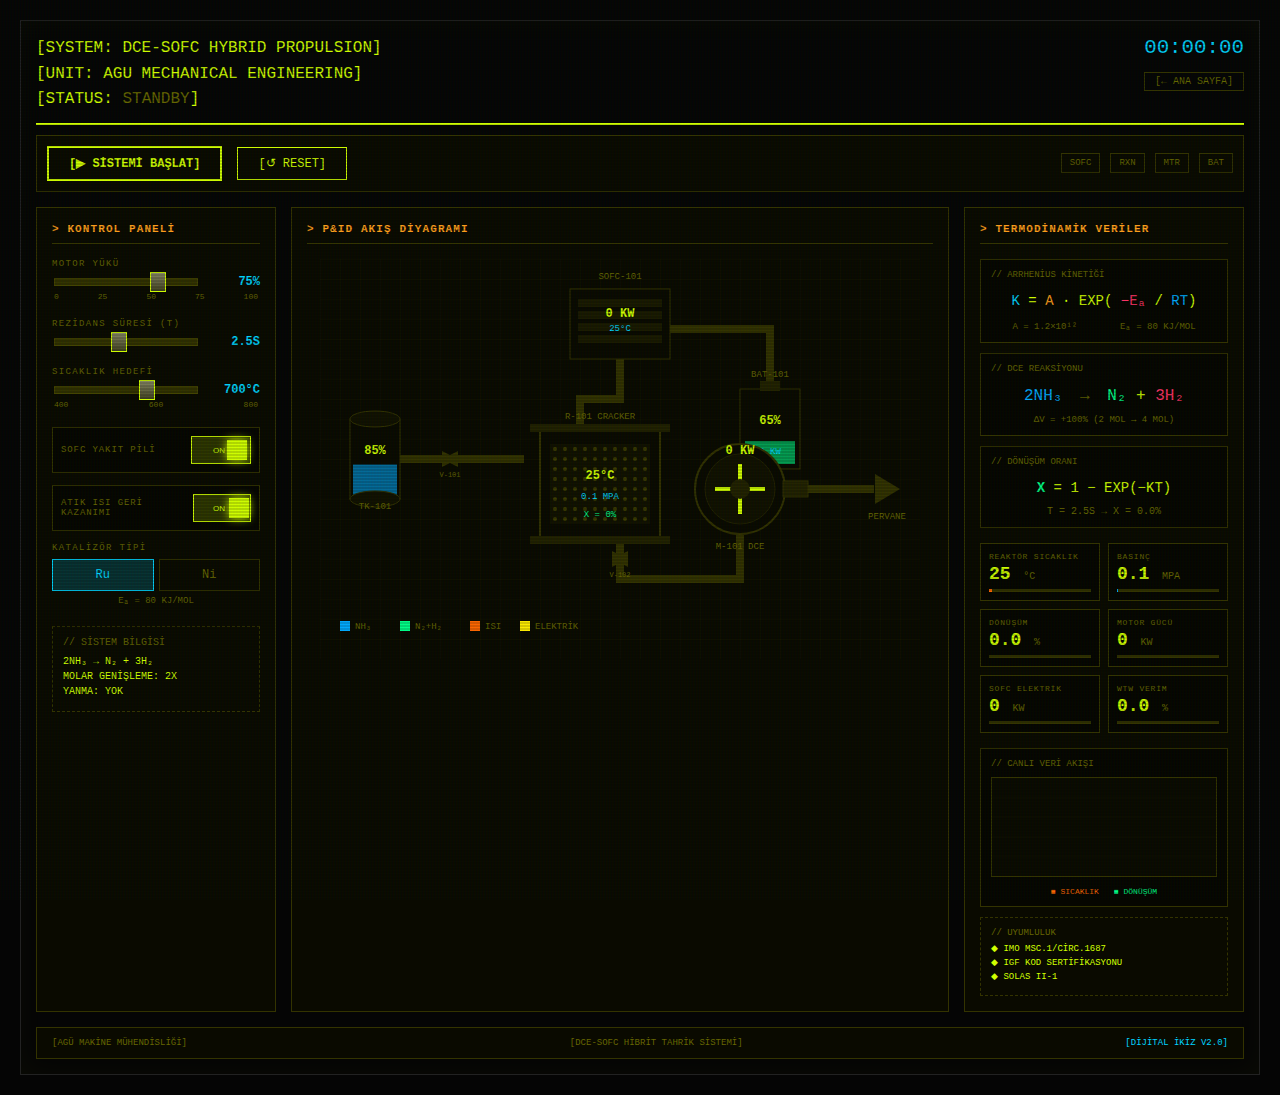
<file: dce-simulation.html>
<!DOCTYPE html>
<html lang="tr">
<head>
    <meta charset="UTF-8">
    <meta name="viewport" content="width=device-width, initial-scale=1.0">
    <title>DCE-SOFC HİBRİT SİSTEM | MIRAÇ ALTUNBAY</title>
    <link rel="stylesheet" href="style.css">
    <link rel="stylesheet" href="dce-simulation.css">
</head>
<body>
    <div class="overlay"></div>
    <div class="terminal dce-terminal">
        <header>
            <div class="system-meta">
                [SYSTEM: DCE-SOFC HYBRID PROPULSION] <br>
                [UNIT: AGU MECHANICAL ENGINEERING] <br>
                [STATUS: <span id="system-status">STANDBY</span>]
            </div>
            <div class="header-right">
                <div id="clock">00:00:00</div>
                <a href="index.html" class="back-btn">[← ANA SAYFA]</a>
            </div>
        </header>

        <!-- CONTROL BAR -->
        <div class="control-bar">
            <button id="btn-start" class="ctrl-btn primary" onclick="toggleSystem()">
                [▶ SİSTEMİ BAŞLAT]
            </button>
            <button class="ctrl-btn" onclick="resetSystem()">[↺ RESET]</button>
            <div class="status-leds">
                <span class="led" id="led-sofc" title="SOFC">SOFC</span>
                <span class="led" id="led-reactor" title="REAKTÖR">RXN</span>
                <span class="led" id="led-motor" title="MOTOR">MTR</span>
                <span class="led" id="led-battery" title="BATARYA">BAT</span>
            </div>
        </div>

        <!-- MAIN 3-COLUMN GRID -->
        <main class="dce-grid">
            
            <!-- LEFT: CONTROLS -->
            <section class="panel controls-panel">
                <h3>> KONTROL PANELİ</h3>
                
                <div class="control-group">
                    <label>MOTOR YÜKÜ</label>
                    <div class="slider-container">
                        <input type="range" id="motor-load" min="0" max="100" value="75">
                        <span class="slider-value" id="motor-load-val">75%</span>
                    </div>
                    <div class="slider-ticks">
                        <span>0</span><span>25</span><span>50</span><span>75</span><span>100</span>
                    </div>
                </div>

                <div class="control-group">
                    <label>REZİDANS SÜRESİ (τ)</label>
                    <div class="slider-container">
                        <input type="range" id="residence-time" min="5" max="50" value="25">
                        <span class="slider-value" id="residence-time-val">2.5s</span>
                    </div>
                </div>

                <div class="control-group">
                    <label>SICAKLIK HEDEFİ</label>
                    <div class="slider-container">
                        <input type="range" id="target-temp" min="400" max="850" value="700">
                        <span class="slider-value" id="target-temp-val">700°C</span>
                    </div>
                    <div class="slider-ticks">
                        <span>400</span><span>600</span><span>800</span>
                    </div>
                </div>

                <div class="switch-group">
                    <label>SOFC YAKIT PİLİ</label>
                    <button id="sw-sofc" class="switch-btn active" onclick="toggleSwitch('sofc')">
                        <span class="sw-status">ON</span>
                        <span class="sw-indicator"></span>
                    </button>
                </div>

                <div class="switch-group">
                    <label>ATIK ISI GERİ KAZANIMI</label>
                    <button id="sw-whr" class="switch-btn active" onclick="toggleSwitch('whr')">
                        <span class="sw-status">ON</span>
                        <span class="sw-indicator"></span>
                    </button>
                </div>

                <div class="control-group">
                    <label>KATALİZÖR TİPİ</label>
                    <div class="btn-group">
                        <button id="cat-Ru" class="cat-btn active" onclick="setCatalyst('Ru')">Ru</button>
                        <button id="cat-Ni" class="cat-btn" onclick="setCatalyst('Ni')">Ni</button>
                    </div>
                    <div class="catalyst-info" id="catalyst-info">Eₐ = 80 kJ/mol</div>
                </div>

                <div class="info-box">
                    <span class="info-label">// SİSTEM BİLGİSİ</span>
                    <p>2NH₃ → N₂ + 3H₂</p>
                    <p>MOLAR GENİŞLEME: 2x</p>
                    <p>YANMA: YOK</p>
                </div>
            </section>

            <!-- CENTER: P&ID DIAGRAM -->
            <section class="panel pid-panel">
                <h3>> P&ID AKIŞ DİYAGRAMI</h3>
                <div class="pid-container">
                    <svg id="pid-svg" viewBox="0 0 600 400">
                        <!-- Grid background -->
                        <defs>
                            <pattern id="grid" width="20" height="20" patternUnits="userSpaceOnUse">
                                <path d="M 20 0 L 0 0 0 20" fill="none" stroke="#1a1a00" stroke-width="0.5"/>
                            </pattern>
                            <!-- Flow animation -->
                            <linearGradient id="flowGradient" x1="0%" y1="0%" x2="100%" y2="0%">
                                <stop offset="0%" style="stop-color:#d1ff00;stop-opacity:0"/>
                                <stop offset="50%" style="stop-color:#d1ff00;stop-opacity:1"/>
                                <stop offset="100%" style="stop-color:#d1ff00;stop-opacity:0"/>
                            </linearGradient>
                        </defs>
                        <rect width="600" height="400" fill="url(#grid)"/>
                        
                        <!-- PIPES (Flow Lines) -->
                        <!-- NH3 Tank → Reactor -->
                        <path id="pipe-nh3" class="pipe" d="M 80 200 L 150 200 L 150 200 L 200 200"/>
                        <path id="flow-nh3" class="flow-line" d="M 80 200 L 150 200 L 150 200 L 200 200"/>
                        
                        <!-- SOFC Heat → Reactor -->
                        <path id="pipe-heat" class="pipe heat" d="M 300 100 L 300 140 L 260 140 L 260 170"/>
                        <path id="flow-heat" class="flow-line heat" d="M 300 100 L 300 140 L 260 140 L 260 170"/>
                        
                        <!-- Reactor → Motor -->
                        <path id="pipe-product" class="pipe product" d="M 300 280 L 300 320 L 420 320 L 420 280"/>
                        <path id="flow-product" class="flow-line product" d="M 300 280 L 300 320 L 420 320 L 420 280"/>
                        
                        <!-- Motor → Output -->
                        <path id="pipe-output" class="pipe output" d="M 470 230 L 550 230"/>
                        <path id="flow-output" class="flow-line output" d="M 470 230 L 550 230"/>
                        
                        <!-- SOFC → Battery -->
                        <path id="pipe-electric" class="pipe electric" d="M 350 70 L 450 70 L 450 130"/>
                        <path id="flow-electric" class="flow-line electric" d="M 350 70 L 450 70 L 450 130"/>

                        <!-- NH3 TANK -->
                        <g id="tank-nh3" class="equipment">
                            <rect x="30" y="160" width="50" height="80" fill="#0a0a00" stroke="#333300"/>
                            <rect id="tank-level" x="33" y="200" width="44" height="37" fill="#00aaff" opacity="0.6"/>
                            <ellipse cx="55" cy="160" rx="25" ry="8" fill="#111100" stroke="#333300"/>
                            <ellipse cx="55" cy="240" rx="25" ry="8" fill="#111100" stroke="#333300"/>
                            <text x="55" y="250" class="equip-label">TK-101</text>
                            <text x="55" y="195" class="equip-value" id="tank-percent">85%</text>
                        </g>

                        <!-- SOFC STACK -->
                        <g id="sofc-unit" class="equipment">
                            <rect x="250" y="30" width="100" height="70" fill="#0a0a00" stroke="#333300"/>
                            <!-- Cell layers -->
                            <rect x="258" y="40" width="84" height="8" fill="#1a1a00" class="sofc-cell"/>
                            <rect x="258" y="52" width="84" height="8" fill="#1a1a00" class="sofc-cell"/>
                            <rect x="258" y="64" width="84" height="8" fill="#1a1a00" class="sofc-cell"/>
                            <rect x="258" y="76" width="84" height="8" fill="#1a1a00" class="sofc-cell"/>
                            <!-- Glow overlay -->
                            <rect id="sofc-glow" x="258" y="40" width="84" height="44" fill="#ffaa00" opacity="0"/>
                            <text x="300" y="20" class="equip-label">SOFC-101</text>
                            <text x="300" y="58" class="equip-value" id="sofc-power">0 kW</text>
                            <text x="300" y="72" class="equip-sub" id="sofc-temp">25°C</text>
                        </g>

                        <!-- REACTOR -->
                        <g id="reactor-unit" class="equipment">
                            <rect x="220" y="170" width="120" height="110" fill="#0a0a00" stroke="#333300" stroke-width="2"/>
                            <!-- Catalyst bed pattern -->
                            <rect x="230" y="185" width="100" height="80" fill="#111100"/>
                            <g id="catalyst-dots">
                                <!-- Dots will be generated -->
                            </g>
                            <!-- Reactor glow -->
                            <rect id="reactor-glow" x="230" y="185" width="100" height="80" fill="#ff6600" opacity="0"/>
                            <!-- Flanges -->
                            <rect x="210" y="165" width="140" height="8" fill="#222200"/>
                            <rect x="210" y="277" width="140" height="8" fill="#222200"/>
                            <text x="280" y="160" class="equip-label">R-101 CRACKER</text>
                            <text x="280" y="220" class="equip-value" id="reactor-temp">25°C</text>
                            <text x="280" y="240" class="equip-sub" id="reactor-pressure">0.1 MPa</text>
                            <text x="280" y="258" class="equip-sub conversion" id="reactor-conv">X = 0%</text>
                        </g>

                        <!-- BATTERY -->
                        <g id="battery-unit" class="equipment">
                            <rect x="420" y="130" width="60" height="80" fill="#0a0a00" stroke="#333300"/>
                            <rect x="440" y="122" width="20" height="10" fill="#222200"/>
                            <rect id="battery-level" x="425" y="170" width="50" height="35" fill="#00ff88" opacity="0.6"/>
                            <text x="450" y="118" class="equip-label">BAT-101</text>
                            <text x="450" y="165" class="equip-value" id="battery-soc">65%</text>
                            <text x="450" y="195" class="equip-sub" id="battery-power">0 kW</text>
                        </g>

                        <!-- MOTOR -->
                        <g id="motor-unit" class="equipment">
                            <circle cx="420" cy="230" r="45" fill="#0a0a00" stroke="#333300" stroke-width="2"/>
                            <circle cx="420" cy="230" r="35" fill="#111100" stroke="#222200"/>
                            <!-- Rotor -->
                            <g id="motor-rotor">
                                <line x1="395" y1="230" x2="445" y2="230" stroke="#d1ff00" stroke-width="4"/>
                                <line x1="420" y1="205" x2="420" y2="255" stroke="#d1ff00" stroke-width="4"/>
                            </g>
                            <circle cx="420" cy="230" r="10" fill="#222200"/>
                            <!-- Shaft -->
                            <rect x="463" y="222" width="25" height="16" fill="#222200" stroke="#333300"/>
                            <text x="420" y="290" class="equip-label">M-101 DCE</text>
                            <text x="420" y="195" class="equip-value" id="motor-power">0 kW</text>
                        </g>

                        <!-- OUTPUT ARROW -->
                        <g id="output-arrow">
                            <polygon points="555,215 580,230 555,245" fill="#333300" id="output-indicator"/>
                            <text x="567" y="260" class="equip-label">PERVANE</text>
                        </g>

                        <!-- VALVES -->
                        <g class="valve" transform="translate(130, 200)">
                            <polygon points="-8,-8 8,0 -8,8" fill="#333300" id="valve-1"/>
                            <polygon points="8,-8 -8,0 8,8" fill="#333300"/>
                            <text x="0" y="18" class="valve-label">V-101</text>
                        </g>
                        <g class="valve" transform="translate(300, 300)">
                            <polygon points="-8,-8 8,0 -8,8" fill="#333300" id="valve-2"/>
                            <polygon points="8,-8 -8,0 8,8" fill="#333300"/>
                            <text x="0" y="18" class="valve-label">V-102</text>
                        </g>

                        <!-- LEGEND -->
                        <g transform="translate(20, 370)">
                            <rect x="0" y="-8" width="10" height="10" fill="#00aaff"/>
                            <text x="15" y="0" class="legend-text">NH₃</text>
                            <rect x="60" y="-8" width="10" height="10" fill="#00ff88"/>
                            <text x="75" y="0" class="legend-text">N₂+H₂</text>
                            <rect x="130" y="-8" width="10" height="10" fill="#ff6600"/>
                            <text x="145" y="0" class="legend-text">ISI</text>
                            <rect x="180" y="-8" width="10" height="10" fill="#ffee00"/>
                            <text x="195" y="0" class="legend-text">ELEKTRİK</text>
                        </g>
                    </svg>
                </div>
            </section>

            <!-- RIGHT: DATA & FORMULAS -->
            <section class="panel data-panel">
                <h3>> TERMODİNAMİK VERİLER</h3>

                <!-- Formulas -->
                <div class="formula-box">
                    <span class="formula-title">// ARRHENİUS KİNETİĞİ</span>
                    <div class="formula">
                        <span class="var-k">k</span> = 
                        <span class="var-a">A</span> · exp(
                        <span class="var-neg">−Eₐ</span> / 
                        <span class="var-rt">RT</span>)
                    </div>
                    <div class="formula-params">
                        <span>A = <span id="param-A">1.2×10¹²</span></span>
                        <span>Eₐ = <span id="param-Ea">80</span> kJ/mol</span>
                    </div>
                </div>

                <div class="formula-box">
                    <span class="formula-title">// DCE REAKSİYONU</span>
                    <div class="formula reaction">
                        <span class="reactant">2NH₃</span>
                        <span class="arrow">→</span>
                        <span class="product-n2">N₂</span> + 
                        <span class="product-h2">3H₂</span>
                    </div>
                    <div class="formula-note">ΔV = +100% (2 mol → 4 mol)</div>
                </div>

                <div class="formula-box">
                    <span class="formula-title">// DÖNÜŞÜM ORANI</span>
                    <div class="formula">
                        <span class="var-x">X</span> = 1 − exp(−kτ)
                    </div>
                    <div class="formula-result">
                        τ = <span id="param-tau">2.5</span>s → 
                        <span class="var-x" id="result-x">X = 0%</span>
                    </div>
                </div>

                <!-- Live Data Displays -->
                <div class="data-grid">
                    <div class="data-cell">
                        <span class="data-label">REAKTÖR SICAKLIK</span>
                        <span class="data-value" id="data-temp">25</span>
                        <span class="data-unit">°C</span>
                        <div class="data-bar"><div class="data-bar-fill temp" id="bar-temp"></div></div>
                    </div>
                    <div class="data-cell">
                        <span class="data-label">BASINÇ</span>
                        <span class="data-value" id="data-pressure">0.1</span>
                        <span class="data-unit">MPa</span>
                        <div class="data-bar"><div class="data-bar-fill pressure" id="bar-pressure"></div></div>
                    </div>
                    <div class="data-cell">
                        <span class="data-label">DÖNÜŞÜM</span>
                        <span class="data-value" id="data-conv">0</span>
                        <span class="data-unit">%</span>
                        <div class="data-bar"><div class="data-bar-fill conv" id="bar-conv"></div></div>
                    </div>
                    <div class="data-cell">
                        <span class="data-label">MOTOR GÜCÜ</span>
                        <span class="data-value" id="data-power">0</span>
                        <span class="data-unit">kW</span>
                        <div class="data-bar"><div class="data-bar-fill power" id="bar-power"></div></div>
                    </div>
                    <div class="data-cell">
                        <span class="data-label">SOFC ELEKTRİK</span>
                        <span class="data-value" id="data-sofc">0</span>
                        <span class="data-unit">kW</span>
                        <div class="data-bar"><div class="data-bar-fill sofc" id="bar-sofc"></div></div>
                    </div>
                    <div class="data-cell">
                        <span class="data-label">WtW VERİM</span>
                        <span class="data-value" id="data-wtw">0</span>
                        <span class="data-unit">%</span>
                        <div class="data-bar"><div class="data-bar-fill wtw" id="bar-wtw"></div></div>
                    </div>
                </div>

                <!-- Mini Chart -->
                <div class="chart-container">
                    <span class="chart-title">// CANLI VERİ AKIŞI</span>
                    <canvas id="live-chart" width="280" height="100"></canvas>
                    <div class="chart-legend">
                        <span class="legend-temp">■ SICAKLIK</span>
                        <span class="legend-conv">■ DÖNÜŞÜM</span>
                    </div>
                </div>

                <!-- IMO Compliance -->
                <div class="compliance-box">
                    <span class="compliance-title">// UYUMLULUK</span>
                    <p>◆ IMO MSC.1/Circ.1687</p>
                    <p>◆ IGF KOD SERTİFİKASYONU</p>
                    <p>◆ SOLAS II-1</p>
                </div>
            </section>
        </main>

        <!-- FOOTER -->
        <footer class="dce-footer">
            <span>[AGÜ MAKİNE MÜHENDİSLİĞİ]</span>
            <span>[DCE-SOFC HİBRİT TAHRİK SİSTEMİ]</span>
            <span>[DİJİTAL İKİZ v2.0]</span>
        </footer>
    </div>

    <script src="dce-simulation.js"></script>
</body>
</html>
</file>
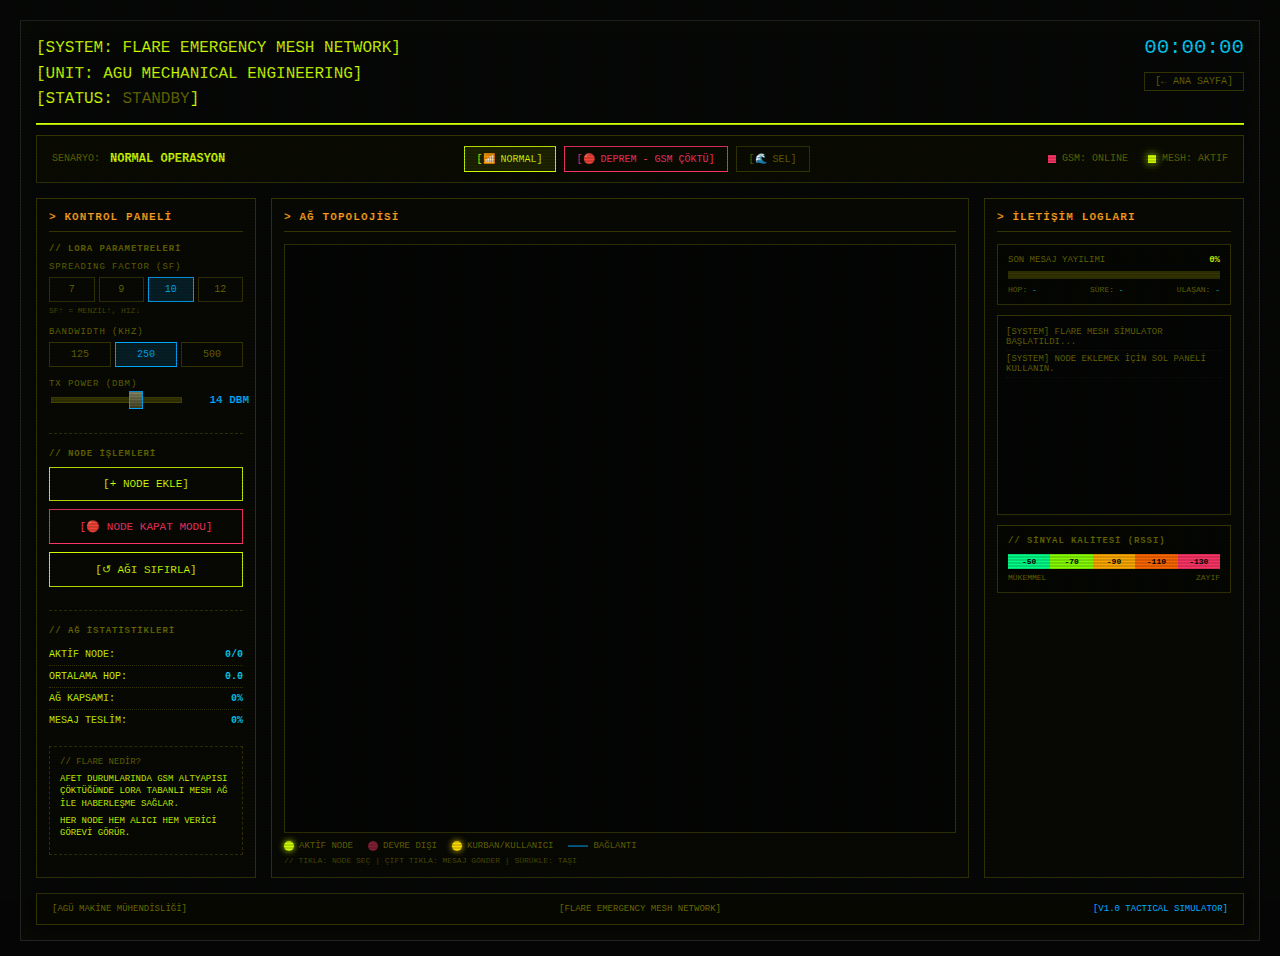
<file: flare-simulation.html>
<!DOCTYPE html>
<html lang="tr">
<head>
    <meta charset="UTF-8">
    <meta name="viewport" content="width=device-width, initial-scale=1.0">
    <title>FLARE MESH SIMULATOR | MIRAÇ ALTUNBAY</title>
    <link rel="stylesheet" href="style.css">
    <link rel="stylesheet" href="flare-simulation.css">
</head>
<body>
    <div class="overlay"></div>
    <div class="terminal flare-terminal">
        <header>
            <div class="system-meta">
                [SYSTEM: FLARE EMERGENCY MESH NETWORK] <br>
                [UNIT: AGU MECHANICAL ENGINEERING] <br>
                [STATUS: <span id="system-status">STANDBY</span>]
            </div>
            <div class="header-right">
                <div id="clock">00:00:00</div>
                <a href="index.html" class="back-btn">[← ANA SAYFA]</a>
            </div>
        </header>

        <!-- SCENARIO BAR -->
        <div class="scenario-bar">
            <div class="scenario-info">
                <span class="scenario-label">SENARYO:</span>
                <span id="scenario-name" class="scenario-name">NORMAL OPERASYON</span>
            </div>
            <div class="scenario-buttons">
                <button class="scenario-btn active" onclick="setScenario('normal')">
                    [📶 NORMAL]
                </button>
                <button class="scenario-btn danger" onclick="setScenario('earthquake')">
                    [🔴 DEPREM - GSM ÇÖKTÜ]
                </button>
                <button class="scenario-btn" onclick="setScenario('flood')">
                    [🌊 SEL]
                </button>
            </div>
            <div class="network-status">
                <span class="status-item">
                    <span class="status-dot" id="gsm-dot"></span>
                    GSM: <span id="gsm-status">ONLINE</span>
                </span>
                <span class="status-item">
                    <span class="status-dot active" id="mesh-dot"></span>
                    MESH: <span id="mesh-status">AKTIF</span>
                </span>
            </div>
        </div>

        <!-- MAIN GRID -->
        <main class="flare-grid">
            
            <!-- LEFT: CONTROLS -->
            <section class="panel controls-panel">
                <h3>> KONTROL PANELİ</h3>
                
                <!-- LoRa Parameters -->
                <div class="param-section">
                    <h4>// LORA PARAMETRELERİ</h4>
                    
                    <div class="control-group">
                        <label>SPREADING FACTOR (SF)</label>
                        <div class="btn-row">
                            <button class="param-btn" onclick="setParam('sf', 7)">7</button>
                            <button class="param-btn" onclick="setParam('sf', 9)">9</button>
                            <button class="param-btn active" onclick="setParam('sf', 10)">10</button>
                            <button class="param-btn" onclick="setParam('sf', 12)">12</button>
                        </div>
                        <span class="param-info">SF↑ = Menzil↑, Hız↓</span>
                    </div>

                    <div class="control-group">
                        <label>BANDWIDTH (kHz)</label>
                        <div class="btn-row">
                            <button class="param-btn" onclick="setParam('bw', 125)">125</button>
                            <button class="param-btn active" onclick="setParam('bw', 250)">250</button>
                            <button class="param-btn" onclick="setParam('bw', 500)">500</button>
                        </div>
                    </div>

                    <div class="control-group">
                        <label>TX POWER (dBm)</label>
                        <div class="slider-container">
                            <input type="range" id="tx-power" min="2" max="20" value="14">
                            <span class="slider-value" id="tx-power-val">14 dBm</span>
                        </div>
                    </div>
                </div>

                <!-- Node Actions -->
                <div class="param-section">
                    <h4>// NODE İŞLEMLERİ</h4>
                    
                    <button class="action-btn" onclick="addNode()">
                        [+ NODE EKLE]
                    </button>
                    
                    <button class="action-btn danger" onclick="toggleNodeMode()">
                        <span id="node-mode-text">[🔴 NODE KAPAT MODU]</span>
                    </button>
                    
                    <button class="action-btn" onclick="resetNetwork()">
                        [↺ AĞI SIFIRLA]
                    </button>
                </div>

                <!-- Quick Stats -->
                <div class="stats-section">
                    <h4>// AĞ İSTATİSTİKLERİ</h4>
                    <div class="stat-row">
                        <span>AKTİF NODE:</span>
                        <span id="stat-nodes" class="stat-value">0/0</span>
                    </div>
                    <div class="stat-row">
                        <span>ORTALAMA HOP:</span>
                        <span id="stat-hops" class="stat-value">0.0</span>
                    </div>
                    <div class="stat-row">
                        <span>AĞ KAPSAMI:</span>
                        <span id="stat-coverage" class="stat-value">0%</span>
                    </div>
                    <div class="stat-row">
                        <span>MESAJ TESLİM:</span>
                        <span id="stat-delivery" class="stat-value">0%</span>
                    </div>
                </div>

                <!-- Info -->
                <div class="info-box">
                    <span class="info-label">// FLARE NEDİR?</span>
                    <p>Afet durumlarında GSM altyapısı çöktüğünde LoRa tabanlı mesh ağ ile haberleşme sağlar.</p>
                    <p>Her node hem alıcı hem verici görevi görür.</p>
                </div>
            </section>

            <!-- CENTER: NETWORK MAP -->
            <section class="panel map-panel">
                <h3>> AĞ TOPOLOJİSİ <span id="map-mode-indicator"></span></h3>
                <div class="map-container">
                    <canvas id="network-canvas"></canvas>
                    <!-- Mesaj gönderme overlay -->
                    <div id="message-overlay" class="message-overlay" style="display:none;">
                        <div class="message-popup">
                            <h4>[📡 MESAJ GÖNDER]</h4>
                            <input type="text" id="msg-input" placeholder="ACİL MESAJINIZI YAZIN..." maxlength="100">
                            <div class="popup-buttons">
                                <button onclick="sendMessage()">[GÖNDER]</button>
                                <button onclick="closeMessagePopup()">[İPTAL]</button>
                            </div>
                        </div>
                    </div>
                </div>
                <div class="map-legend">
                    <span class="legend-item"><span class="legend-dot node-active"></span> AKTİF NODE</span>
                    <span class="legend-item"><span class="legend-dot node-inactive"></span> DEVRE DIŞI</span>
                    <span class="legend-item"><span class="legend-dot node-survivor"></span> KURBAN/KULLANICI</span>
                    <span class="legend-item"><span class="legend-line"></span> BAĞLANTI</span>
                </div>
                <div class="map-instructions">
                    // TIKLA: Node seç | ÇİFT TIKLA: Mesaj gönder | SÜRÜKLE: Taşı
                </div>
            </section>

            <!-- RIGHT: LOGS & METRICS -->
            <section class="panel logs-panel">
                <h3>> İLETİŞİM LOGLARI</h3>
                
                <!-- Message propagation visualization -->
                <div class="propagation-display">
                    <div class="prop-header">
                        <span>SON MESAJ YAYILIMI</span>
                        <span id="prop-progress">0%</span>
                    </div>
                    <div class="prop-bar">
                        <div class="prop-fill" id="prop-fill"></div>
                    </div>
                    <div class="prop-stats">
                        <span>HOP: <span id="prop-hops">-</span></span>
                        <span>SÜRE: <span id="prop-time">-</span></span>
                        <span>ULAŞAN: <span id="prop-reached">-</span></span>
                    </div>
                </div>

                <!-- Log display -->
                <div id="log-display" class="log-display">
                    <div class="log-entry system">[SYSTEM] FLARE Mesh Simulator başlatıldı...</div>
                    <div class="log-entry system">[SYSTEM] Node eklemek için sol paneli kullanın.</div>
                </div>

                <!-- Selected node info -->
                <div class="node-info-panel" id="node-info" style="display:none;">
                    <h4>> SEÇİLİ NODE: <span id="selected-node-id">-</span></h4>
                    <div class="node-stats">
                        <div class="node-stat">
                            <span class="label">RSSI</span>
                            <span class="value" id="node-rssi">-</span>
                        </div>
                        <div class="node-stat">
                            <span class="label">SNR</span>
                            <span class="value" id="node-snr">-</span>
                        </div>
                        <div class="node-stat">
                            <span class="label">BAĞLANTI</span>
                            <span class="value" id="node-connections">-</span>
                        </div>
                        <div class="node-stat">
                            <span class="label">MESAJ</span>
                            <span class="value" id="node-messages">-</span>
                        </div>
                    </div>
                    <div class="node-actions">
                        <button onclick="sendFromSelected()">[📡 MESAJ GÖNDER]</button>
                        <button onclick="toggleSelectedNode()">[🔴 DEVRE DIŞI]</button>
                    </div>
                </div>

                <!-- RSSI Scale -->
                <div class="rssi-scale">
                    <h4>// SİNYAL KALİTESİ (RSSI)</h4>
                    <div class="scale-bar">
                        <div class="scale-section excellent">-50</div>
                        <div class="scale-section good">-70</div>
                        <div class="scale-section fair">-90</div>
                        <div class="scale-section weak">-110</div>
                        <div class="scale-section none">-130</div>
                    </div>
                    <div class="scale-labels">
                        <span>MÜKEMMEl</span>
                        <span>ZAYIF</span>
                    </div>
                </div>
            </section>
        </main>

        <!-- FOOTER -->
        <footer class="flare-footer">
            <span>[AGÜ MAKİNE MÜHENDİSLİĞİ]</span>
            <span>[FLARE EMERGENCY MESH NETWORK]</span>
            <span>[v1.0 TACTICAL SIMULATOR]</span>
        </footer>
    </div>

    <script src="flare-simulation.js"></script>
</body>
</html>
</file>
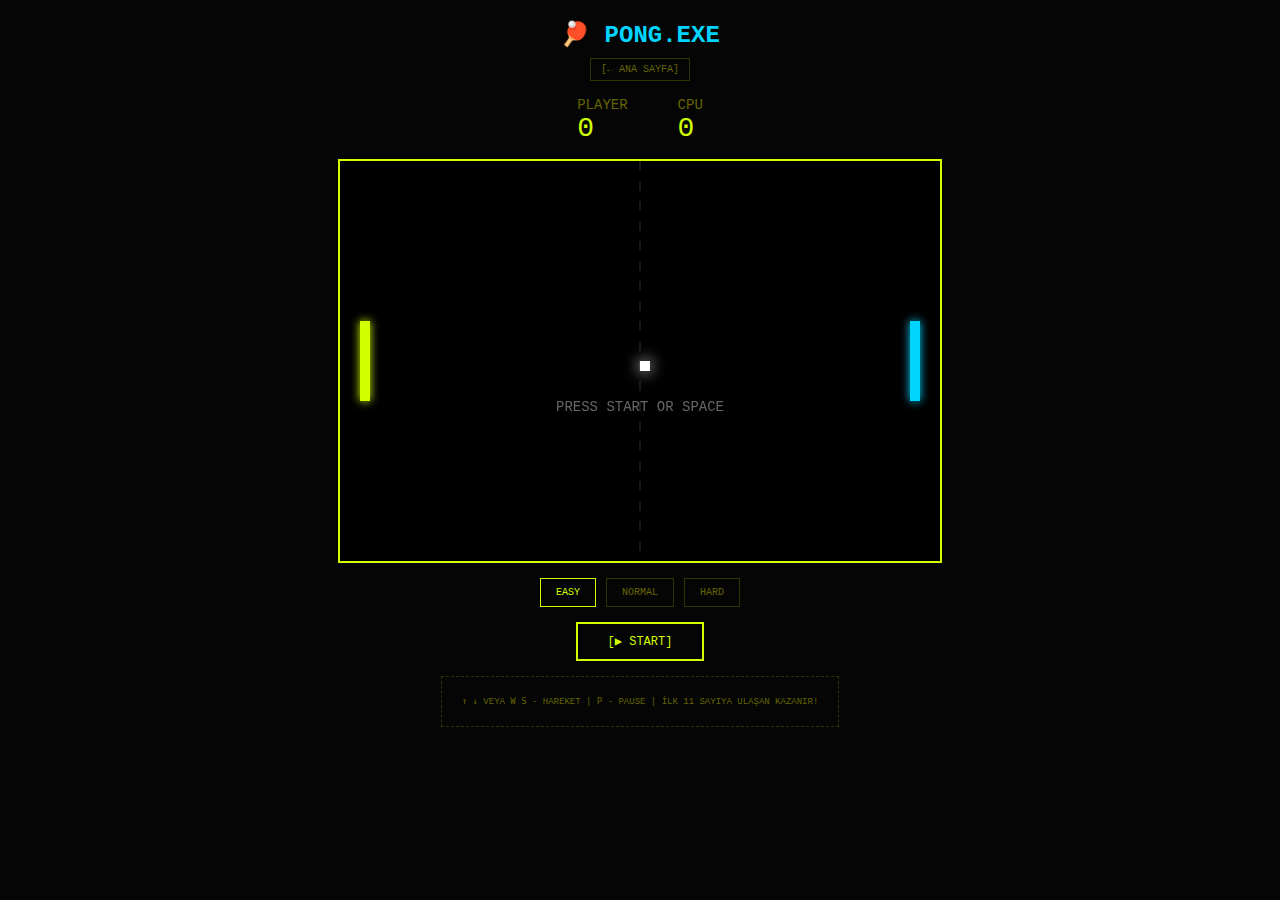
<file: pong.html>
<!DOCTYPE html>
<html lang="tr">
<head>
    <meta charset="UTF-8">
    <meta name="viewport" content="width=device-width, initial-scale=1.0">
    <title>PONG.EXE | MIRAÇ ALTUNBAY</title>
    <style>
        :root {
            --primary: #d1ff00;
            --bg: #050505;
            --border: #333300;
            --dim: #666600;
        }
        
        * { box-sizing: border-box; }
        
        body {
            background: var(--bg);
            color: var(--primary);
            font-family: 'Courier New', monospace;
            margin: 0;
            min-height: 100vh;
            display: flex;
            flex-direction: column;
            align-items: center;
            padding: 20px;
            text-transform: uppercase;
        }
        
        .header {
            text-align: center;
            margin-bottom: 20px;
        }
        
        .header h1 {
            color: #00d4ff;
            font-size: 24px;
            margin: 0 0 10px 0;
        }
        
        .back-btn {
            color: var(--dim);
            text-decoration: none;
            font-size: 10px;
            border: 1px solid var(--border);
            padding: 5px 10px;
        }
        
        .back-btn:hover {
            color: var(--primary);
            border-color: var(--primary);
        }
        
        .score-board {
            display: flex;
            gap: 50px;
            margin-bottom: 15px;
            font-size: 14px;
        }
        
        .score-board span {
            color: var(--dim);
        }
        
        .score-board .score {
            color: var(--primary);
            font-size: 28px;
        }
        
        #game-canvas {
            border: 2px solid var(--primary);
            background: #000;
        }
        
        .controls-info {
            font-size: 9px;
            color: var(--dim);
            border: 1px dashed var(--border);
            padding: 10px 20px;
            margin-top: 15px;
            text-align: center;
        }
        
        .btn {
            padding: 10px 30px;
            background: none;
            border: 2px solid var(--primary);
            color: var(--primary);
            font-family: 'Courier New', monospace;
            font-size: 12px;
            cursor: pointer;
            margin-top: 15px;
        }
        
        .btn:hover {
            background: var(--primary);
            color: black;
        }
        
        .game-over {
            position: fixed;
            top: 0;
            left: 0;
            width: 100%;
            height: 100%;
            background: rgba(0,0,0,0.9);
            display: none;
            align-items: center;
            justify-content: center;
            z-index: 100;
        }
        
        .game-over-box {
            text-align: center;
            border: 2px solid var(--primary);
            padding: 30px;
            background: var(--bg);
        }
        
        .game-over-box h2 {
            color: var(--primary);
            margin: 0 0 10px 0;
        }
        
        .winner {
            font-size: 18px;
            color: #00d4ff;
            margin-bottom: 20px;
        }
        
        .mode-select {
            display: flex;
            gap: 10px;
            margin-top: 15px;
            justify-content: center;
        }
        
        .mode-btn {
            padding: 8px 15px;
            background: none;
            border: 1px solid var(--border);
            color: var(--dim);
            font-family: 'Courier New', monospace;
            font-size: 10px;
            cursor: pointer;
        }
        
        .mode-btn:hover, .mode-btn.active {
            border-color: var(--primary);
            color: var(--primary);
        }
        
        .difficulty {
            margin-top: 10px;
            font-size: 10px;
            color: var(--dim);
        }
    </style>
</head>
<body>
    <div class="header">
        <h1>🏓 PONG.EXE</h1>
        <a href="index.html" class="back-btn">[← ANA SAYFA]</a>
    </div>
    
    <div class="score-board">
        <div>
            <span>PLAYER</span><br>
            <span class="score" id="player-score">0</span>
        </div>
        <div>
            <span>CPU</span><br>
            <span class="score" id="cpu-score">0</span>
        </div>
    </div>
    
    <canvas id="game-canvas" width="600" height="400"></canvas>
    
    <div class="mode-select">
        <button class="mode-btn active" onclick="setDifficulty('easy')">EASY</button>
        <button class="mode-btn" onclick="setDifficulty('normal')">NORMAL</button>
        <button class="mode-btn" onclick="setDifficulty('hard')">HARD</button>
    </div>
    
    <button class="btn" id="start-btn" onclick="startGame()">[▶ START]</button>
    
    <div class="controls-info">
        <p><kbd>↑</kbd> <kbd>↓</kbd> veya <kbd>W</kbd> <kbd>S</kbd> - Hareket | <kbd>P</kbd> - Pause | İlk 11 sayıya ulaşan kazanır!</p>
    </div>
    
    <div class="game-over" id="game-over">
        <div class="game-over-box">
            <h2>GAME OVER</h2>
            <div class="winner" id="winner">PLAYER WINS!</div>
            <button class="btn" onclick="startGame()">[↺ PLAY AGAIN]</button>
            <br><br>
            <a href="index.html" class="back-btn">[← BACK]</a>
        </div>
    </div>

    <script>
        const canvas = document.getElementById('game-canvas');
        const ctx = canvas.getContext('2d');
        
        const PADDLE_WIDTH = 10, PADDLE_HEIGHT = 80;
        const BALL_SIZE = 10;
        const WIN_SCORE = 11;
        
        let playerY, cpuY, ballX, ballY, ballVX, ballVY;
        let playerScore = 0, cpuScore = 0;
        let isPlaying = false, isPaused = false;
        let difficulty = 'easy';
        let cpuSpeed = 3;
        let gameLoop;
        
        const keys = { up: false, down: false };
        
        function setDifficulty(d) {
            difficulty = d;
            document.querySelectorAll('.mode-btn').forEach(b => b.classList.remove('active'));
            event.target.classList.add('active');
            
            switch(d) {
                case 'easy': cpuSpeed = 2.5; break;
                case 'normal': cpuSpeed = 4; break;
                case 'hard': cpuSpeed = 6; break;
            }
        }
        
        function resetBall(direction = 1) {
            ballX = canvas.width / 2;
            ballY = canvas.height / 2;
            ballVX = 5 * direction;
            ballVY = (Math.random() - 0.5) * 6;
        }
        
        function startGame() {
            document.getElementById('game-over').style.display = 'none';
            playerScore = 0;
            cpuScore = 0;
            updateScore();
            
            playerY = canvas.height / 2 - PADDLE_HEIGHT / 2;
            cpuY = canvas.height / 2 - PADDLE_HEIGHT / 2;
            resetBall();
            
            isPlaying = true;
            isPaused = false;
            
            if (gameLoop) cancelAnimationFrame(gameLoop);
            gameLoop = requestAnimationFrame(update);
        }
        
        function update() {
            if (!isPlaying || isPaused) return;
            
            // Player movement
            if (keys.up && playerY > 0) playerY -= 6;
            if (keys.down && playerY < canvas.height - PADDLE_HEIGHT) playerY += 6;
            
            // CPU AI
            const cpuCenter = cpuY + PADDLE_HEIGHT / 2;
            const diff = ballY - cpuCenter;
            
            if (Math.abs(diff) > 10) {
                if (diff > 0 && cpuY < canvas.height - PADDLE_HEIGHT) {
                    cpuY += Math.min(cpuSpeed, diff);
                } else if (diff < 0 && cpuY > 0) {
                    cpuY += Math.max(-cpuSpeed, diff);
                }
            }
            
            // Ball movement
            ballX += ballVX;
            ballY += ballVY;
            
            // Wall collision
            if (ballY <= 0 || ballY >= canvas.height - BALL_SIZE) {
                ballVY = -ballVY;
                ballY = ballY <= 0 ? 0 : canvas.height - BALL_SIZE;
            }
            
            // Paddle collision
            // Player paddle
            if (ballX <= 30 && ballY + BALL_SIZE >= playerY && ballY <= playerY + PADDLE_HEIGHT) {
                ballVX = Math.abs(ballVX) * 1.05;
                const hitPos = (ballY - playerY) / PADDLE_HEIGHT;
                ballVY = (hitPos - 0.5) * 10;
                ballX = 30;
            }
            
            // CPU paddle
            if (ballX >= canvas.width - 40 && ballY + BALL_SIZE >= cpuY && ballY <= cpuY + PADDLE_HEIGHT) {
                ballVX = -Math.abs(ballVX) * 1.05;
                const hitPos = (ballY - cpuY) / PADDLE_HEIGHT;
                ballVY = (hitPos - 0.5) * 10;
                ballX = canvas.width - 40;
            }
            
            // Scoring
            if (ballX <= 0) {
                cpuScore++;
                updateScore();
                if (cpuScore >= WIN_SCORE) {
                    gameOver('CPU');
                    return;
                }
                resetBall(1);
            }
            
            if (ballX >= canvas.width) {
                playerScore++;
                updateScore();
                if (playerScore >= WIN_SCORE) {
                    gameOver('PLAYER');
                    return;
                }
                resetBall(-1);
            }
            
            // Limit ball speed
            ballVX = Math.max(-15, Math.min(15, ballVX));
            ballVY = Math.max(-10, Math.min(10, ballVY));
            
            draw();
            gameLoop = requestAnimationFrame(update);
        }
        
        function draw() {
            // Clear
            ctx.fillStyle = '#000';
            ctx.fillRect(0, 0, canvas.width, canvas.height);
            
            // Center line
            ctx.strokeStyle = '#333';
            ctx.setLineDash([10, 10]);
            ctx.beginPath();
            ctx.moveTo(canvas.width / 2, 0);
            ctx.lineTo(canvas.width / 2, canvas.height);
            ctx.stroke();
            ctx.setLineDash([]);
            
            // Player paddle
            ctx.fillStyle = '#d1ff00';
            ctx.shadowColor = '#d1ff00';
            ctx.shadowBlur = 10;
            ctx.fillRect(20, playerY, PADDLE_WIDTH, PADDLE_HEIGHT);
            
            // CPU paddle
            ctx.fillStyle = '#00d4ff';
            ctx.shadowColor = '#00d4ff';
            ctx.fillRect(canvas.width - 30, cpuY, PADDLE_WIDTH, PADDLE_HEIGHT);
            
            // Ball
            ctx.fillStyle = '#fff';
            ctx.shadowColor = '#fff';
            ctx.shadowBlur = 15;
            ctx.fillRect(ballX, ballY, BALL_SIZE, BALL_SIZE);
            
            ctx.shadowBlur = 0;
        }
        
        function updateScore() {
            document.getElementById('player-score').textContent = playerScore;
            document.getElementById('cpu-score').textContent = cpuScore;
        }
        
        function gameOver(winner) {
            isPlaying = false;
            cancelAnimationFrame(gameLoop);
            
            document.getElementById('winner').textContent = winner + ' WINS!';
            document.getElementById('game-over').style.display = 'flex';
            
            // Save high score (wins)
            if (winner === 'PLAYER') {
                const wins = parseInt(localStorage.getItem('pongHighScore') || 0) + 1;
                localStorage.setItem('pongHighScore', wins);
            }
        }
        
        // Controls
        document.addEventListener('keydown', e => {
            if (e.code === 'ArrowUp' || e.code === 'KeyW') keys.up = true;
            if (e.code === 'ArrowDown' || e.code === 'KeyS') keys.down = true;
            if (e.code === 'KeyP' && isPlaying) {
                isPaused = !isPaused;
                if (!isPaused) gameLoop = requestAnimationFrame(update);
            }
            if (e.code === 'Space' && !isPlaying) startGame();
        });
        
        document.addEventListener('keyup', e => {
            if (e.code === 'ArrowUp' || e.code === 'KeyW') keys.up = false;
            if (e.code === 'ArrowDown' || e.code === 'KeyS') keys.down = false;
        });
        
        // Touch controls
        canvas.addEventListener('touchmove', e => {
            e.preventDefault();
            const rect = canvas.getBoundingClientRect();
            const touch = e.touches[0];
            playerY = touch.clientY - rect.top - PADDLE_HEIGHT / 2;
            playerY = Math.max(0, Math.min(canvas.height - PADDLE_HEIGHT, playerY));
        });
        
        // Initial draw
        playerY = canvas.height / 2 - PADDLE_HEIGHT / 2;
        cpuY = canvas.height / 2 - PADDLE_HEIGHT / 2;
        ballX = canvas.width / 2;
        ballY = canvas.height / 2;
        draw();
        
        // Draw start message
        ctx.fillStyle = '#666';
        ctx.font = '14px Courier New';
        ctx.textAlign = 'center';
        ctx.fillText('PRESS START OR SPACE', canvas.width / 2, canvas.height / 2 + 50);
    </script>
</body>
</html>
</file>
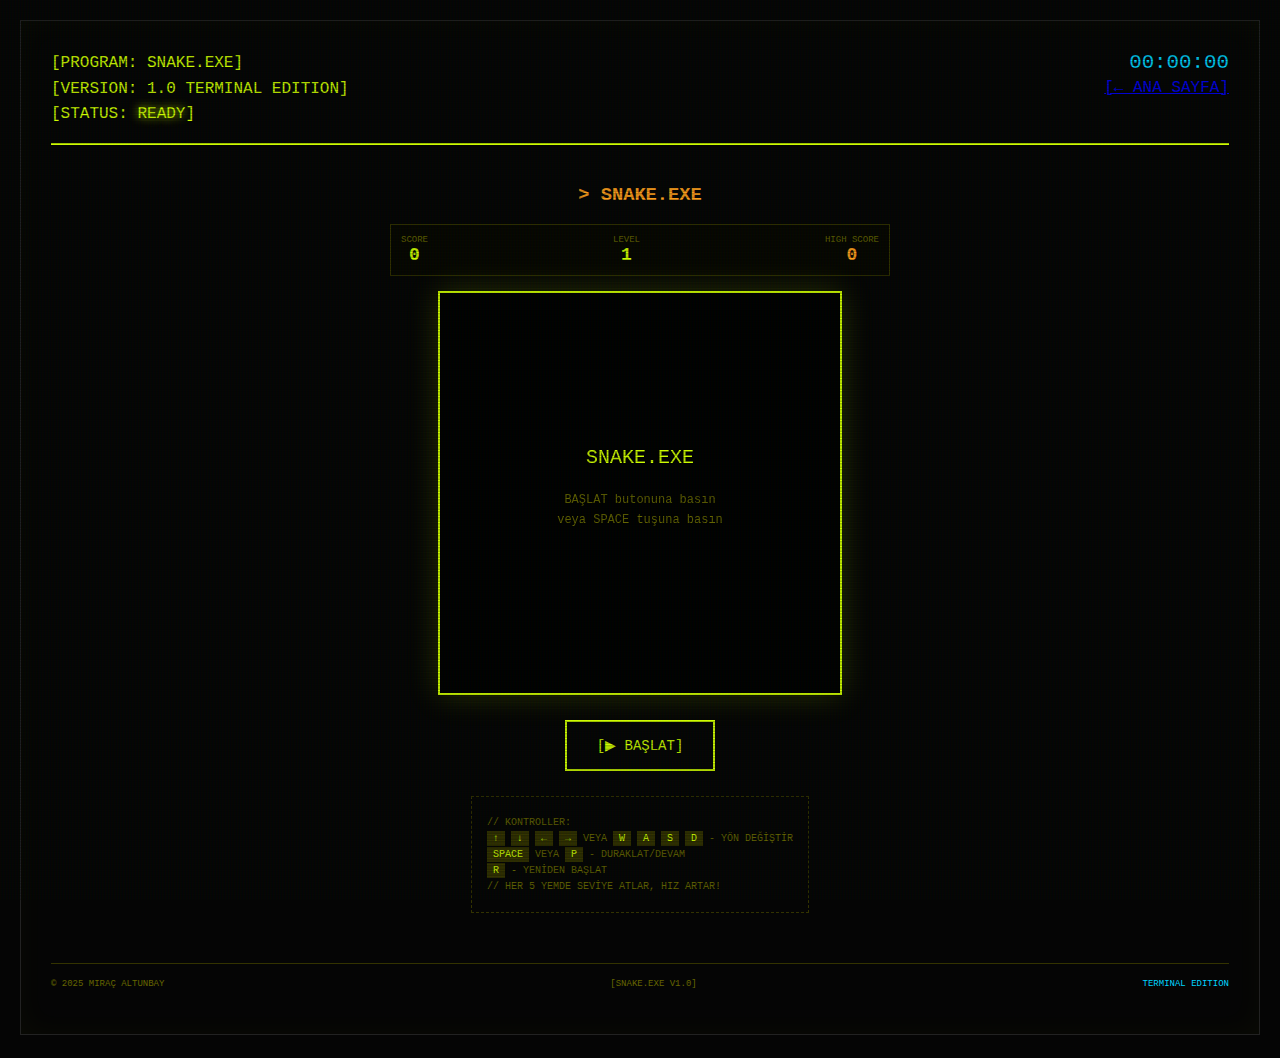
<file: snake.html>
<!DOCTYPE html>
<html lang="tr">
<head>
    <meta charset="UTF-8">
    <meta name="viewport" content="width=device-width, initial-scale=1.0">
    <title>SNAKE.EXE | MIRAÇ ALTUNBAY</title>
    <link rel="stylesheet" href="style.css">
    <style>
        /* Snake Game Specific Styles */
        .snake-container {
            display: flex;
            flex-direction: column;
            align-items: center;
            padding: 20px;
        }

        .game-header {
            display: flex;
            justify-content: space-between;
            width: 100%;
            max-width: 500px;
            margin-bottom: 15px;
            padding: 10px;
            border: 1px solid var(--border-dim);
            background: rgba(10, 10, 0, 0.5);
        }

        .game-stat {
            text-align: center;
        }

        .game-stat .label {
            font-size: 9px;
            color: var(--text-dim);
            display: block;
        }

        .game-stat .value {
            font-size: 18px;
            color: var(--neon-green);
            font-weight: bold;
        }

        .game-stat .value.high {
            color: var(--alert-orange);
        }

        #game-canvas {
            border: 2px solid var(--neon-green);
            background: #000;
            box-shadow: 0 0 30px rgba(209, 255, 0, 0.2);
        }

        .game-controls {
            margin-top: 20px;
            text-align: center;
        }

        .control-btn {
            padding: 15px 30px;
            margin: 5px;
            border: 2px solid var(--neon-green);
            background: none;
            color: var(--neon-green);
            font-family: 'Courier New', monospace;
            font-size: 14px;
            cursor: pointer;
            transition: all 0.2s;
        }

        .control-btn:hover {
            background: var(--neon-green);
            color: black;
        }

        .control-btn.pause {
            border-color: var(--alert-orange);
            color: var(--alert-orange);
        }

        .control-btn.pause:hover {
            background: var(--alert-orange);
            color: black;
        }

        .mobile-controls {
            display: none;
            margin-top: 20px;
        }

        .dpad {
            display: grid;
            grid-template-columns: repeat(3, 60px);
            grid-template-rows: repeat(3, 60px);
            gap: 5px;
            justify-content: center;
        }

        .dpad-btn {
            background: rgba(209, 255, 0, 0.1);
            border: 2px solid var(--neon-green);
            color: var(--neon-green);
            font-size: 24px;
            cursor: pointer;
            display: flex;
            align-items: center;
            justify-content: center;
        }

        .dpad-btn:hover, .dpad-btn:active {
            background: var(--neon-green);
            color: black;
        }

        .dpad-btn.empty {
            background: none;
            border: none;
        }

        .game-over-overlay {
            position: fixed;
            top: 0;
            left: 0;
            width: 100%;
            height: 100%;
            background: rgba(0, 0, 0, 0.9);
            display: none;
            align-items: center;
            justify-content: center;
            z-index: 1000;
        }

        .game-over-content {
            text-align: center;
            padding: 40px;
            border: 2px solid var(--danger-red);
            background: rgba(255, 51, 102, 0.1);
        }

        .game-over-title {
            color: var(--danger-red);
            font-size: 32px;
            margin-bottom: 20px;
            animation: glitch 0.3s infinite;
        }

        .final-score {
            color: var(--neon-green);
            font-size: 48px;
            margin: 20px 0;
        }

        .new-high {
            color: var(--alert-orange);
            font-size: 14px;
            margin-bottom: 20px;
            animation: blink 0.5s infinite;
        }

        .game-instructions {
            max-width: 500px;
            margin-top: 20px;
            padding: 15px;
            border: 1px dashed var(--border-dim);
            font-size: 10px;
            color: var(--text-dim);
            text-align: left;
        }

        .game-instructions p {
            margin: 5px 0;
        }

        .game-instructions kbd {
            background: var(--border-dim);
            padding: 2px 6px;
            color: var(--neon-green);
        }

        @media (max-width: 600px) {
            #game-canvas {
                width: 100%;
                max-width: 320px;
                height: auto;
            }

            .mobile-controls {
                display: block;
            }
        }
    </style>
</head>
<body>
    <div class="overlay"></div>
    <div class="scanlines"></div>
    
    <div class="terminal">
        <header>
            <div class="system-meta">
                [PROGRAM: SNAKE.EXE] <br>
                [VERSION: 1.0 TERMINAL EDITION] <br>
                [STATUS: <span id="game-status" class="status-active">READY</span>]
            </div>
            <div class="header-right">
                <div id="clock">00:00:00</div>
                <a href="index.html" class="back-btn">[← ANA SAYFA]</a>
            </div>
        </header>

        <main class="snake-container">
            <h3 class="glitch-text" data-text="> SNAKE.EXE">> SNAKE.EXE</h3>
            
            <div class="game-header">
                <div class="game-stat">
                    <span class="label">SCORE</span>
                    <span class="value" id="score">0</span>
                </div>
                <div class="game-stat">
                    <span class="label">LEVEL</span>
                    <span class="value" id="level">1</span>
                </div>
                <div class="game-stat">
                    <span class="label">HIGH SCORE</span>
                    <span class="value high" id="high-score">0</span>
                </div>
            </div>

            <canvas id="game-canvas" width="400" height="400"></canvas>

            <div class="game-controls">
                <button class="control-btn" id="start-btn" onclick="startGame()">[▶ BAŞLAT]</button>
                <button class="control-btn pause" id="pause-btn" onclick="togglePause()" style="display:none;">[⏸ DURAKLAT]</button>
            </div>

            <div class="mobile-controls">
                <div class="dpad">
                    <div class="dpad-btn empty"></div>
                    <button class="dpad-btn" onclick="setDirection('up')">▲</button>
                    <div class="dpad-btn empty"></div>
                    <button class="dpad-btn" onclick="setDirection('left')">◄</button>
                    <div class="dpad-btn empty"></div>
                    <button class="dpad-btn" onclick="setDirection('right')">►</button>
                    <div class="dpad-btn empty"></div>
                    <button class="dpad-btn" onclick="setDirection('down')">▼</button>
                    <div class="dpad-btn empty"></div>
                </div>
            </div>

            <div class="game-instructions">
                <p>// KONTROLLER:</p>
                <p><kbd>↑</kbd> <kbd>↓</kbd> <kbd>←</kbd> <kbd>→</kbd> veya <kbd>W</kbd> <kbd>A</kbd> <kbd>S</kbd> <kbd>D</kbd> - Yön değiştir</p>
                <p><kbd>SPACE</kbd> veya <kbd>P</kbd> - Duraklat/Devam</p>
                <p><kbd>R</kbd> - Yeniden başlat</p>
                <p>// Her 5 yemde seviye atlar, hız artar!</p>
            </div>
        </main>

        <footer class="terminal-footer">
            <span>© 2025 MIRAÇ ALTUNBAY</span>
            <span>[SNAKE.EXE v1.0]</span>
            <span class="version">TERMINAL EDITION</span>
        </footer>
    </div>

    <!-- Game Over Overlay -->
    <div id="game-over-overlay" class="game-over-overlay">
        <div class="game-over-content">
            <div class="game-over-title">GAME OVER</div>
            <div class="final-score" id="final-score">0</div>
            <div class="new-high" id="new-high" style="display:none;">🎉 YENİ REKOR! 🎉</div>
            <button class="control-btn" onclick="restartGame()">[↺ TEKRAR OYNA]</button>
            <br><br>
            <a href="index.html" class="control-btn" style="display:inline-block;text-decoration:none;">[← ANA SAYFA]</a>
        </div>
    </div>

    <script>
        // Clock
        setInterval(() => {
            document.getElementById('clock').innerText = new Date().toLocaleTimeString('tr-TR');
        }, 1000);

        // Game Constants
        const canvas = document.getElementById('game-canvas');
        const ctx = canvas.getContext('2d');
        const gridSize = 20;
        const tileCount = canvas.width / gridSize;

        // Game State
        let snake = [];
        let food = { x: 0, y: 0 };
        let direction = { x: 0, y: 0 };
        let nextDirection = { x: 0, y: 0 };
        let score = 0;
        let level = 1;
        let highScore = parseInt(localStorage.getItem('snakeHighScore')) || 0;
        let gameLoop = null;
        let gameSpeed = 150;
        let isRunning = false;
        let isPaused = false;

        // Initialize
        document.getElementById('high-score').textContent = highScore;
        drawInitialScreen();

        function drawInitialScreen() {
            ctx.fillStyle = '#000';
            ctx.fillRect(0, 0, canvas.width, canvas.height);
            
            ctx.fillStyle = '#d1ff00';
            ctx.font = '20px Courier New';
            ctx.textAlign = 'center';
            ctx.fillText('SNAKE.EXE', canvas.width / 2, canvas.height / 2 - 30);
            
            ctx.font = '12px Courier New';
            ctx.fillStyle = '#666600';
            ctx.fillText('BAŞLAT butonuna basın', canvas.width / 2, canvas.height / 2 + 10);
            ctx.fillText('veya SPACE tuşuna basın', canvas.width / 2, canvas.height / 2 + 30);
        }

        function startGame() {
            // Reset
            snake = [
                { x: Math.floor(tileCount / 2), y: Math.floor(tileCount / 2) }
            ];
            direction = { x: 1, y: 0 };
            nextDirection = { x: 1, y: 0 };
            score = 0;
            level = 1;
            gameSpeed = 150;
            isPaused = false;
            
            document.getElementById('score').textContent = score;
            document.getElementById('level').textContent = level;
            document.getElementById('game-status').textContent = 'RUNNING';
            document.getElementById('start-btn').style.display = 'none';
            document.getElementById('pause-btn').style.display = 'inline-block';
            
            placeFood();
            
            if (gameLoop) clearInterval(gameLoop);
            isRunning = true;
            gameLoop = setInterval(gameStep, gameSpeed);
        }

        function gameStep() {
            if (isPaused) return;
            
            // Update direction
            direction = { ...nextDirection };
            
            // Move snake
            const head = {
                x: snake[0].x + direction.x,
                y: snake[0].y + direction.y
            };
            
            // Check collision with walls
            if (head.x < 0 || head.x >= tileCount || head.y < 0 || head.y >= tileCount) {
                gameOver();
                return;
            }
            
            // Check collision with self
            for (let segment of snake) {
                if (head.x === segment.x && head.y === segment.y) {
                    gameOver();
                    return;
                }
            }
            
            snake.unshift(head);
            
            // Check food collision
            if (head.x === food.x && head.y === food.y) {
                score += 10;
                document.getElementById('score').textContent = score;
                
                // Level up every 5 foods
                if (score % 50 === 0) {
                    levelUp();
                }
                
                placeFood();
            } else {
                snake.pop();
            }
            
            draw();
        }

        function draw() {
            // Clear
            ctx.fillStyle = '#000';
            ctx.fillRect(0, 0, canvas.width, canvas.height);
            
            // Draw grid (subtle)
            ctx.strokeStyle = '#111100';
            ctx.lineWidth = 0.5;
            for (let i = 0; i <= tileCount; i++) {
                ctx.beginPath();
                ctx.moveTo(i * gridSize, 0);
                ctx.lineTo(i * gridSize, canvas.height);
                ctx.stroke();
                ctx.beginPath();
                ctx.moveTo(0, i * gridSize);
                ctx.lineTo(canvas.width, i * gridSize);
                ctx.stroke();
            }
            
            // Draw food
            ctx.fillStyle = '#ff9f1c';
            ctx.shadowColor = '#ff9f1c';
            ctx.shadowBlur = 10;
            ctx.fillRect(food.x * gridSize + 2, food.y * gridSize + 2, gridSize - 4, gridSize - 4);
            ctx.shadowBlur = 0;
            
            // Draw snake
            snake.forEach((segment, index) => {
                if (index === 0) {
                    // Head
                    ctx.fillStyle = '#d1ff00';
                    ctx.shadowColor = '#d1ff00';
                    ctx.shadowBlur = 15;
                } else {
                    // Body - gradient fade
                    const alpha = 1 - (index / snake.length) * 0.5;
                    ctx.fillStyle = `rgba(209, 255, 0, ${alpha})`;
                    ctx.shadowBlur = 5;
                }
                ctx.fillRect(
                    segment.x * gridSize + 1,
                    segment.y * gridSize + 1,
                    gridSize - 2,
                    gridSize - 2
                );
            });
            ctx.shadowBlur = 0;
        }

        function placeFood() {
            let valid = false;
            while (!valid) {
                food = {
                    x: Math.floor(Math.random() * tileCount),
                    y: Math.floor(Math.random() * tileCount)
                };
                valid = true;
                for (let segment of snake) {
                    if (food.x === segment.x && food.y === segment.y) {
                        valid = false;
                        break;
                    }
                }
            }
        }

        function levelUp() {
            level++;
            document.getElementById('level').textContent = level;
            gameSpeed = Math.max(50, gameSpeed - 15);
            
            clearInterval(gameLoop);
            gameLoop = setInterval(gameStep, gameSpeed);
            
            // Flash effect
            canvas.style.boxShadow = '0 0 50px rgba(255, 159, 28, 0.8)';
            setTimeout(() => {
                canvas.style.boxShadow = '0 0 30px rgba(209, 255, 0, 0.2)';
            }, 300);
        }

        function gameOver() {
            isRunning = false;
            clearInterval(gameLoop);
            
            document.getElementById('game-status').textContent = 'GAME OVER';
            document.getElementById('final-score').textContent = score;
            
            // Check high score
            if (score > highScore) {
                highScore = score;
                localStorage.setItem('snakeHighScore', highScore);
                document.getElementById('high-score').textContent = highScore;
                document.getElementById('new-high').style.display = 'block';
            } else {
                document.getElementById('new-high').style.display = 'none';
            }
            
            document.getElementById('game-over-overlay').style.display = 'flex';
        }

        function restartGame() {
            document.getElementById('game-over-overlay').style.display = 'none';
            startGame();
        }

        function togglePause() {
            isPaused = !isPaused;
            const btn = document.getElementById('pause-btn');
            const status = document.getElementById('game-status');
            
            if (isPaused) {
                btn.textContent = '[▶ DEVAM]';
                status.textContent = 'PAUSED';
                status.classList.remove('status-active');
            } else {
                btn.textContent = '[⏸ DURAKLAT]';
                status.textContent = 'RUNNING';
                status.classList.add('status-active');
            }
        }

        function setDirection(dir) {
            switch(dir) {
                case 'up':
                    if (direction.y !== 1) nextDirection = { x: 0, y: -1 };
                    break;
                case 'down':
                    if (direction.y !== -1) nextDirection = { x: 0, y: 1 };
                    break;
                case 'left':
                    if (direction.x !== 1) nextDirection = { x: -1, y: 0 };
                    break;
                case 'right':
                    if (direction.x !== -1) nextDirection = { x: 1, y: 0 };
                    break;
            }
        }

        // Keyboard controls
        document.addEventListener('keydown', (e) => {
            // Prevent scrolling
            if (['ArrowUp', 'ArrowDown', 'ArrowLeft', 'ArrowRight', 'Space'].includes(e.code)) {
                e.preventDefault();
            }
            
            switch(e.code) {
                case 'ArrowUp':
                case 'KeyW':
                    setDirection('up');
                    break;
                case 'ArrowDown':
                case 'KeyS':
                    setDirection('down');
                    break;
                case 'ArrowLeft':
                case 'KeyA':
                    setDirection('left');
                    break;
                case 'ArrowRight':
                case 'KeyD':
                    setDirection('right');
                    break;
                case 'Space':
                case 'KeyP':
                    if (isRunning) togglePause();
                    else startGame();
                    break;
                case 'KeyR':
                    if (!isRunning || isPaused) {
                        document.getElementById('game-over-overlay').style.display = 'none';
                        startGame();
                    }
                    break;
            }
        });

        // Touch controls (swipe)
        let touchStartX = 0;
        let touchStartY = 0;

        canvas.addEventListener('touchstart', (e) => {
            touchStartX = e.touches[0].clientX;
            touchStartY = e.touches[0].clientY;
        });

        canvas.addEventListener('touchend', (e) => {
            const touchEndX = e.changedTouches[0].clientX;
            const touchEndY = e.changedTouches[0].clientY;
            
            const dx = touchEndX - touchStartX;
            const dy = touchEndY - touchStartY;
            
            if (Math.abs(dx) > Math.abs(dy)) {
                if (dx > 30) setDirection('right');
                else if (dx < -30) setDirection('left');
            } else {
                if (dy > 30) setDirection('down');
                else if (dy < -30) setDirection('up');
            }
        });
    </script>
</body>
</html>
</file>
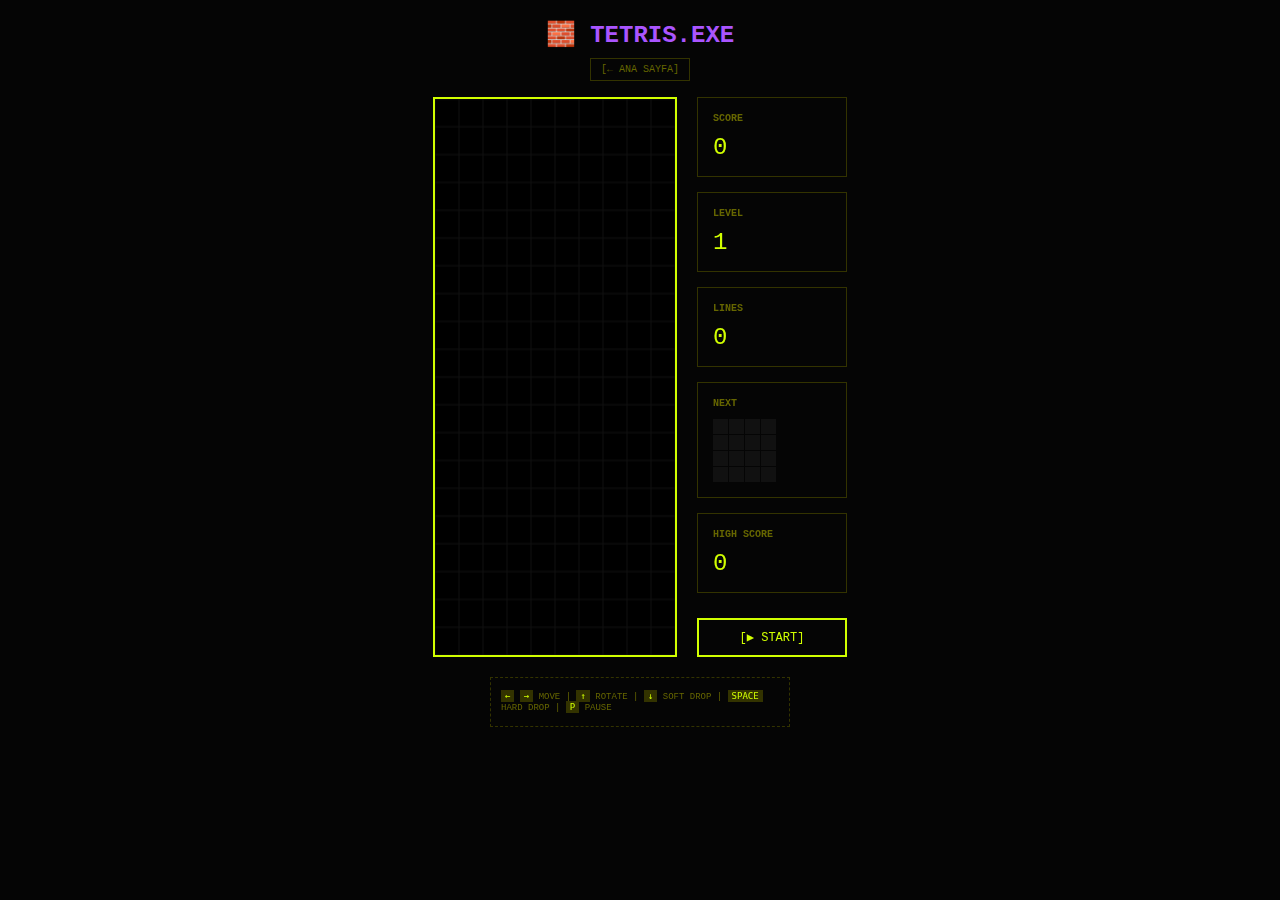
<file: tetris.html>
<!DOCTYPE html>
<html lang="tr">
<head>
    <meta charset="UTF-8">
    <meta name="viewport" content="width=device-width, initial-scale=1.0">
    <title>TETRIS.EXE | MIRAÇ ALTUNBAY</title>
    <style>
        :root {
            --primary: #d1ff00;
            --bg: #050505;
            --border: #333300;
            --dim: #666600;
        }
        
        * { box-sizing: border-box; }
        
        body {
            background: var(--bg);
            color: var(--primary);
            font-family: 'Courier New', monospace;
            margin: 0;
            min-height: 100vh;
            display: flex;
            flex-direction: column;
            align-items: center;
            padding: 20px;
            text-transform: uppercase;
        }
        
        .header {
            text-align: center;
            margin-bottom: 20px;
        }
        
        .header h1 {
            color: #aa55ff;
            font-size: 24px;
            margin: 0 0 10px 0;
        }
        
        .back-btn {
            color: var(--dim);
            text-decoration: none;
            font-size: 10px;
            border: 1px solid var(--border);
            padding: 5px 10px;
        }
        
        .back-btn:hover {
            color: var(--primary);
            border-color: var(--primary);
        }
        
        .game-container {
            display: flex;
            gap: 20px;
            flex-wrap: wrap;
            justify-content: center;
        }
        
        #game-canvas {
            border: 2px solid var(--primary);
            background: #000;
        }
        
        .side-panel {
            display: flex;
            flex-direction: column;
            gap: 15px;
        }
        
        .info-box {
            border: 1px solid var(--border);
            padding: 15px;
            min-width: 150px;
        }
        
        .info-box h3 {
            color: var(--dim);
            font-size: 10px;
            margin: 0 0 10px 0;
        }
        
        .info-value {
            font-size: 24px;
            color: var(--primary);
        }
        
        .next-preview {
            display: grid;
            grid-template-columns: repeat(4, 15px);
            gap: 1px;
            margin-top: 10px;
        }
        
        .preview-cell {
            width: 15px;
            height: 15px;
            background: #111;
        }
        
        .preview-cell.filled {
            background: #aa55ff;
        }
        
        .controls-info {
            font-size: 9px;
            color: var(--dim);
            border: 1px dashed var(--border);
            padding: 10px;
            max-width: 300px;
            margin-top: 20px;
        }
        
        .controls-info p {
            margin: 3px 0;
        }
        
        .controls-info kbd {
            background: var(--border);
            padding: 1px 4px;
            color: var(--primary);
        }
        
        .btn {
            padding: 10px 25px;
            background: none;
            border: 2px solid var(--primary);
            color: var(--primary);
            font-family: 'Courier New', monospace;
            font-size: 12px;
            cursor: pointer;
            margin-top: 10px;
        }
        
        .btn:hover {
            background: var(--primary);
            color: black;
        }
        
        .game-over {
            position: fixed;
            top: 0;
            left: 0;
            width: 100%;
            height: 100%;
            background: rgba(0,0,0,0.9);
            display: none;
            align-items: center;
            justify-content: center;
            z-index: 100;
        }
        
        .game-over-box {
            text-align: center;
            border: 2px solid #ff3366;
            padding: 30px;
            background: var(--bg);
        }
        
        .game-over-box h2 {
            color: #ff3366;
            margin: 0 0 20px 0;
        }
        
        .final-score {
            font-size: 36px;
            color: var(--primary);
            margin: 15px 0;
        }
    </style>
</head>
<body>
    <div class="header">
        <h1>🧱 TETRIS.EXE</h1>
        <a href="index.html" class="back-btn">[← ANA SAYFA]</a>
    </div>
    
    <div class="game-container">
        <canvas id="game-canvas" width="240" height="480"></canvas>
        
        <div class="side-panel">
            <div class="info-box">
                <h3>SCORE</h3>
                <div class="info-value" id="score">0</div>
            </div>
            <div class="info-box">
                <h3>LEVEL</h3>
                <div class="info-value" id="level">1</div>
            </div>
            <div class="info-box">
                <h3>LINES</h3>
                <div class="info-value" id="lines">0</div>
            </div>
            <div class="info-box">
                <h3>NEXT</h3>
                <div class="next-preview" id="next-preview"></div>
            </div>
            <div class="info-box">
                <h3>HIGH SCORE</h3>
                <div class="info-value" id="high-score">0</div>
            </div>
            <button class="btn" onclick="startGame()">[▶ START]</button>
        </div>
    </div>
    
    <div class="controls-info">
        <p><kbd>←</kbd> <kbd>→</kbd> Move | <kbd>↑</kbd> Rotate | <kbd>↓</kbd> Soft Drop | <kbd>SPACE</kbd> Hard Drop | <kbd>P</kbd> Pause</p>
    </div>
    
    <div class="game-over" id="game-over">
        <div class="game-over-box">
            <h2>GAME OVER</h2>
            <div class="final-score" id="final-score">0</div>
            <div id="new-record" style="color:#ff9f1c;margin-bottom:15px;display:none;">🎉 NEW RECORD!</div>
            <button class="btn" onclick="startGame()">[↺ RETRY]</button>
            <br><br>
            <a href="index.html" class="back-btn">[← BACK]</a>
        </div>
    </div>

    <script>
        const canvas = document.getElementById('game-canvas');
        const ctx = canvas.getContext('2d');
        const COLS = 10, ROWS = 20, BLOCK = 24;
        
        const PIECES = [
            [[1,1,1,1]], // I
            [[1,1],[1,1]], // O
            [[0,1,0],[1,1,1]], // T
            [[1,0,0],[1,1,1]], // L
            [[0,0,1],[1,1,1]], // J
            [[0,1,1],[1,1,0]], // S
            [[1,1,0],[0,1,1]]  // Z
        ];
        
        const COLORS = ['#00ffff','#ffff00','#aa55ff','#ff9f1c','#0066ff','#00ff00','#ff3366'];
        
        let board, piece, pieceX, pieceY, pieceType, nextType;
        let score = 0, level = 1, lines = 0;
        let gameLoop, dropTime = 1000, lastDrop = 0;
        let isPlaying = false, isPaused = false;
        let highScore = parseInt(localStorage.getItem('tetrisHighScore')) || 0;
        
        document.getElementById('high-score').textContent = highScore;
        
        // Create next preview
        const preview = document.getElementById('next-preview');
        for(let i = 0; i < 16; i++) {
            const cell = document.createElement('div');
            cell.className = 'preview-cell';
            preview.appendChild(cell);
        }
        
        function createBoard() {
            return Array(ROWS).fill().map(() => Array(COLS).fill(0));
        }
        
        function newPiece() {
            pieceType = nextType !== undefined ? nextType : Math.floor(Math.random() * PIECES.length);
            nextType = Math.floor(Math.random() * PIECES.length);
            piece = PIECES[pieceType].map(r => [...r]);
            pieceX = Math.floor((COLS - piece[0].length) / 2);
            pieceY = 0;
            updatePreview();
            
            if (collision()) {
                gameOver();
            }
        }
        
        function updatePreview() {
            const cells = preview.querySelectorAll('.preview-cell');
            cells.forEach(c => c.classList.remove('filled'));
            const next = PIECES[nextType];
            for(let y = 0; y < next.length; y++) {
                for(let x = 0; x < next[y].length; x++) {
                    if(next[y][x]) {
                        const idx = y * 4 + x;
                        if(cells[idx]) cells[idx].classList.add('filled');
                    }
                }
            }
        }
        
        function collision(px = pieceX, py = pieceY, p = piece) {
            for(let y = 0; y < p.length; y++) {
                for(let x = 0; x < p[y].length; x++) {
                    if(p[y][x]) {
                        const nx = px + x, ny = py + y;
                        if(nx < 0 || nx >= COLS || ny >= ROWS) return true;
                        if(ny >= 0 && board[ny][nx]) return true;
                    }
                }
            }
            return false;
        }
        
        function merge() {
            for(let y = 0; y < piece.length; y++) {
                for(let x = 0; x < piece[y].length; x++) {
                    if(piece[y][x] && pieceY + y >= 0) {
                        board[pieceY + y][pieceX + x] = pieceType + 1;
                    }
                }
            }
        }
        
        function clearLines() {
            let cleared = 0;
            for(let y = ROWS - 1; y >= 0; y--) {
                if(board[y].every(c => c)) {
                    board.splice(y, 1);
                    board.unshift(Array(COLS).fill(0));
                    cleared++;
                    y++;
                }
            }
            if(cleared) {
                lines += cleared;
                score += [0, 100, 300, 500, 800][cleared] * level;
                level = Math.floor(lines / 10) + 1;
                dropTime = Math.max(100, 1000 - (level - 1) * 100);
                updateUI();
            }
        }
        
        function rotate() {
            const rotated = piece[0].map((_, i) => piece.map(row => row[i]).reverse());
            if(!collision(pieceX, pieceY, rotated)) piece = rotated;
        }
        
        function drop() {
            if(collision(pieceX, pieceY + 1)) {
                merge();
                clearLines();
                newPiece();
            } else {
                pieceY++;
            }
        }
        
        function hardDrop() {
            while(!collision(pieceX, pieceY + 1)) pieceY++;
            drop();
        }
        
        function draw() {
            ctx.fillStyle = '#000';
            ctx.fillRect(0, 0, canvas.width, canvas.height);
            
            // Grid
            ctx.strokeStyle = '#111';
            for(let x = 0; x <= COLS; x++) {
                ctx.beginPath();
                ctx.moveTo(x * BLOCK, 0);
                ctx.lineTo(x * BLOCK, canvas.height);
                ctx.stroke();
            }
            for(let y = 0; y <= ROWS; y++) {
                ctx.beginPath();
                ctx.moveTo(0, y * BLOCK);
                ctx.lineTo(canvas.width, y * BLOCK);
                ctx.stroke();
            }
            
            // Board
            for(let y = 0; y < ROWS; y++) {
                for(let x = 0; x < COLS; x++) {
                    if(board[y][x]) {
                        ctx.fillStyle = COLORS[board[y][x] - 1];
                        ctx.fillRect(x * BLOCK + 1, y * BLOCK + 1, BLOCK - 2, BLOCK - 2);
                    }
                }
            }
            
            // Current piece
            ctx.fillStyle = COLORS[pieceType];
            for(let y = 0; y < piece.length; y++) {
                for(let x = 0; x < piece[y].length; x++) {
                    if(piece[y][x]) {
                        ctx.fillRect((pieceX + x) * BLOCK + 1, (pieceY + y) * BLOCK + 1, BLOCK - 2, BLOCK - 2);
                    }
                }
            }
            
            // Ghost piece
            let ghostY = pieceY;
            while(!collision(pieceX, ghostY + 1)) ghostY++;
            if(ghostY !== pieceY) {
                ctx.strokeStyle = COLORS[pieceType];
                ctx.lineWidth = 1;
                for(let y = 0; y < piece.length; y++) {
                    for(let x = 0; x < piece[y].length; x++) {
                        if(piece[y][x]) {
                            ctx.strokeRect((pieceX + x) * BLOCK + 2, (ghostY + y) * BLOCK + 2, BLOCK - 4, BLOCK - 4);
                        }
                    }
                }
            }
        }
        
        function updateUI() {
            document.getElementById('score').textContent = score;
            document.getElementById('level').textContent = level;
            document.getElementById('lines').textContent = lines;
        }
        
        function gameOver() {
            isPlaying = false;
            cancelAnimationFrame(gameLoop);
            
            document.getElementById('final-score').textContent = score;
            
            if(score > highScore) {
                highScore = score;
                localStorage.setItem('tetrisHighScore', highScore);
                document.getElementById('high-score').textContent = highScore;
                document.getElementById('new-record').style.display = 'block';
            } else {
                document.getElementById('new-record').style.display = 'none';
            }
            
            document.getElementById('game-over').style.display = 'flex';
        }
        
        function startGame() {
            document.getElementById('game-over').style.display = 'none';
            board = createBoard();
            score = 0; level = 1; lines = 0;
            dropTime = 1000;
            isPlaying = true;
            isPaused = false;
            nextType = Math.floor(Math.random() * PIECES.length);
            newPiece();
            updateUI();
            lastDrop = performance.now();
            gameLoop = requestAnimationFrame(update);
        }
        
        function update(time) {
            if(!isPlaying || isPaused) return;
            
            if(time - lastDrop > dropTime) {
                drop();
                lastDrop = time;
            }
            
            draw();
            gameLoop = requestAnimationFrame(update);
        }
        
        document.addEventListener('keydown', e => {
            if(!isPlaying) return;
            
            if(e.code === 'KeyP') {
                isPaused = !isPaused;
                if(!isPaused) gameLoop = requestAnimationFrame(update);
                return;
            }
            
            if(isPaused) return;
            
            switch(e.code) {
                case 'ArrowLeft':
                    if(!collision(pieceX - 1, pieceY)) pieceX--;
                    break;
                case 'ArrowRight':
                    if(!collision(pieceX + 1, pieceY)) pieceX++;
                    break;
                case 'ArrowDown':
                    drop();
                    break;
                case 'ArrowUp':
                    rotate();
                    break;
                case 'Space':
                    hardDrop();
                    break;
            }
            draw();
        });
        
        draw();
    </script>
</body>
</html>
</file>
<file: style.css>
/* ═══════════════════════════════════════════════════════════════════════════════
   MIRAÇ ALTUNBAY - TERMINAL INTERFACE v2.1
   Complete Styling with CRT Boot, Glitch, Typing Effects
═══════════════════════════════════════════════════════════════════════════════ */

:root {
    --neon-green: #d1ff00;
    --alert-orange: #ff9f1c;
    --bg-black: #050505;
    --cyan: #00d4ff;
    --text-dim: #666600;
    --border-dim: #333300;
    --danger-red: #ff3366;
    --purple: #aa55ff;
}

* {
    box-sizing: border-box;
}

body {
    background: var(--bg-black);
    color: var(--neon-green);
    font-family: 'Courier New', Courier, monospace;
    margin: 0;
    overflow-x: hidden;
    text-transform: uppercase;
    min-height: 100vh;
}

.hidden {
    display: none !important;
}

/* ═══════════════════════════════════════════════════════════════════════════════
   CRT BOOT SCREEN
═══════════════════════════════════════════════════════════════════════════════ */

.boot-screen {
    position: fixed;
    top: 0;
    left: 0;
    width: 100%;
    height: 100%;
    background: #000;
    z-index: 9999;
    display: flex;
    align-items: center;
    justify-content: center;
    animation: crtOn 0.5s ease-out;
}

@keyframes crtOn {
    0% {
        transform: scaleY(0.01) scaleX(0);
        filter: brightness(30);
    }
    50% {
        transform: scaleY(0.01) scaleX(1);
        filter: brightness(30);
    }
    100% {
        transform: scaleY(1) scaleX(1);
        filter: brightness(1);
    }
}

.boot-screen.off {
    animation: crtOff 0.4s ease-in forwards;
}

@keyframes crtOff {
    0% {
        transform: scaleY(1) scaleX(1);
        filter: brightness(1);
    }
    60% {
        transform: scaleY(0.01) scaleX(1);
        filter: brightness(10);
    }
    100% {
        transform: scaleY(0) scaleX(0);
        filter: brightness(50);
    }
}

.boot-content {
    text-align: left;
    padding: 40px;
    max-width: 600px;
}

.boot-line {
    color: var(--neon-green);
    font-size: 14px;
    margin: 8px 0;
    opacity: 0;
    animation: bootLineIn 0.3s forwards;
}

.boot-line.success {
    color: #00ff88;
}

.boot-line.blink {
    animation: bootLineIn 0.3s forwards, blink 1s infinite 0.3s;
}

@keyframes bootLineIn {
    from {
        opacity: 0;
        transform: translateX(-20px);
    }
    to {
        opacity: 1;
        transform: translateX(0);
    }
}

.boot-progress {
    width: 100%;
    height: 20px;
    border: 2px solid var(--neon-green);
    margin: 20px 0;
    position: relative;
    overflow: hidden;
}

.boot-progress-bar {
    height: 100%;
    width: 0%;
    background: var(--neon-green);
    transition: width 0.1s;
    box-shadow: 0 0 20px var(--neon-green);
}

.crt-flicker {
    position: absolute;
    top: 0;
    left: 0;
    width: 100%;
    height: 100%;
    background: transparent;
    pointer-events: none;
    animation: flicker 0.15s infinite;
}

@keyframes flicker {
    0% { opacity: 0.97; }
    50% { opacity: 1; }
    100% { opacity: 0.98; }
}

/* ═══════════════════════════════════════════════════════════════════════════════
   MAIN SITE & CRT EFFECTS
═══════════════════════════════════════════════════════════════════════════════ */

.main-site {
    min-height: 100vh;
    animation: fadeIn 0.5s ease;
}

@keyframes fadeIn {
    from { opacity: 0; }
    to { opacity: 1; }
}

/* CRT Overlay */
.overlay {
    position: fixed;
    top: 0; left: 0; width: 100%; height: 100%;
    background: linear-gradient(rgba(18, 16, 16, 0) 50%, rgba(0, 0, 0, 0.15) 50%),
                linear-gradient(90deg, rgba(255, 0, 0, 0.03), rgba(0, 255, 0, 0.02), rgba(0, 0, 255, 0.03));
    background-size: 100% 3px, 3px 100%;
    pointer-events: none;
    z-index: 100;
}

.scanlines {
    position: fixed;
    top: 0; left: 0; width: 100%; height: 100%;
    background: repeating-linear-gradient(
        0deg,
        rgba(0, 0, 0, 0.1),
        rgba(0, 0, 0, 0.1) 1px,
        transparent 1px,
        transparent 2px
    );
    pointer-events: none;
    z-index: 99;
}

.terminal {
    padding: 30px;
    border: 1px solid #222;
    margin: 20px;
    min-height: calc(100vh - 40px);
    position: relative;
    box-shadow: inset 0 0 30px rgba(209, 255, 0, 0.03);
    display: flex;
    flex-direction: column;
}

/* ═══════════════════════════════════════════════════════════════════════════════
   GLITCH TEXT EFFECT
═══════════════════════════════════════════════════════════════════════════════ */

.glitch-text {
    position: relative;
    color: var(--alert-orange);
}

.glitch-text:hover {
    animation: glitch 0.3s infinite;
}

.glitch-text::before,
.glitch-text::after {
    content: attr(data-text);
    position: absolute;
    top: 0;
    left: 0;
    width: 100%;
    height: 100%;
    opacity: 0;
}

.glitch-text:hover::before {
    animation: glitch-1 0.3s infinite;
    color: var(--cyan);
    z-index: -1;
    opacity: 0.8;
}

.glitch-text:hover::after {
    animation: glitch-2 0.3s infinite;
    color: var(--danger-red);
    z-index: -2;
    opacity: 0.8;
}

@keyframes glitch {
    0%, 100% { transform: translate(0); }
    20% { transform: translate(-2px, 2px); }
    40% { transform: translate(-2px, -2px); }
    60% { transform: translate(2px, 2px); }
    80% { transform: translate(2px, -2px); }
}

@keyframes glitch-1 {
    0%, 100% { transform: translate(0); }
    20% { transform: translate(3px, -3px); }
    40% { transform: translate(-3px, 3px); }
    60% { transform: translate(3px, 3px); }
    80% { transform: translate(-3px, -3px); }
}

@keyframes glitch-2 {
    0%, 100% { transform: translate(0); }
    20% { transform: translate(-3px, 3px); }
    40% { transform: translate(3px, -3px); }
    60% { transform: translate(-3px, -3px); }
    80% { transform: translate(3px, 3px); }
}

/* ═══════════════════════════════════════════════════════════════════════════════
   TYPING EFFECT
═══════════════════════════════════════════════════════════════════════════════ */

.typing-text {
    overflow: hidden;
    white-space: nowrap;
    display: inline-block;
}

.typing-cursor {
    display: inline-block;
    width: 10px;
    height: 1.2em;
    background: var(--neon-green);
    margin-left: 2px;
    animation: blink 0.7s infinite;
}

@keyframes blink {
    0%, 50% { opacity: 1; }
    51%, 100% { opacity: 0; }
}

/* ═══════════════════════════════════════════════════════════════════════════════
   HEADER & NAVIGATION
═══════════════════════════════════════════════════════════════════════════════ */

header {
    display: flex;
    justify-content: space-between;
    border-bottom: 2px solid var(--neon-green);
    padding-bottom: 15px;
}

.system-meta {
    line-height: 1.6;
}

.status-active {
    color: var(--neon-green);
    text-shadow: 0 0 10px var(--neon-green);
    animation: pulse 2s infinite;
}

@keyframes pulse {
    0%, 100% { opacity: 1; }
    50% { opacity: 0.7; }
}

.header-right {
    text-align: right;
}

#clock {
    font-size: 1.3em;
    color: var(--cyan);
    margin-bottom: 5px;
}

.visitor-counter {
    font-size: 10px;
    color: var(--text-dim);
    border: 1px solid var(--border-dim);
    padding: 5px 10px;
    display: inline-block;
}

.counter-value {
    color: var(--neon-green);
    font-weight: bold;
    letter-spacing: 2px;
}

nav { 
    margin: 20px 0; 
    display: flex;
    flex-wrap: wrap;
    gap: 10px;
}

nav button {
    background: none;
    border: 1px solid var(--neon-green);
    color: var(--neon-green);
    padding: 8px 20px;
    cursor: pointer;
    font-family: 'Courier New', monospace;
    text-transform: uppercase;
    transition: all 0.2s;
    font-size: 12px;
}

nav button:hover { 
    background: var(--neon-green); 
    color: black;
    box-shadow: 0 0 15px rgba(209, 255, 0, 0.5);
}

nav button.nav-secret {
    border-color: var(--purple);
    color: var(--purple);
}

nav button.nav-secret:hover {
    background: var(--purple);
    color: black;
    box-shadow: 0 0 15px rgba(170, 85, 255, 0.5);
}

main {
    flex: 1;
}

.content-block {
    animation: sectionIn 0.3s ease;
}

@keyframes sectionIn {
    from { opacity: 0; transform: translateY(10px); }
    to { opacity: 1; transform: translateY(0); }
}

.content-block h3 { 
    color: var(--alert-orange); 
    margin-bottom: 20px;
    font-size: 14px;
    letter-spacing: 0.1em;
}

.content-block h4 {
    color: var(--neon-green);
    font-size: 12px;
    margin: 15px 0 10px 0;
}

/* ═══════════════════════════════════════════════════════════════════════════════
   PROFILE / ABOUT SECTION
═══════════════════════════════════════════════════════════════════════════════ */

.profile-grid {
    display: grid;
    grid-template-columns: 1fr 1fr;
    gap: 20px;
    margin-bottom: 25px;
}

@media (max-width: 768px) {
    .profile-grid {
        grid-template-columns: 1fr;
    }
}

.profile-info {
    border: 1px solid var(--border-dim);
    padding: 15px;
    background: rgba(10, 10, 0, 0.5);
}

.info-row {
    display: flex;
    justify-content: space-between;
    padding: 8px 0;
    border-bottom: 1px dotted var(--border-dim);
    font-size: 11px;
}

.info-row:last-child {
    border-bottom: none;
}

.info-label {
    color: var(--text-dim);
}

.info-value {
    color: var(--cyan);
}

.profile-bio {
    border: 1px dashed var(--border-dim);
    padding: 15px;
    font-size: 11px;
}

.profile-bio p {
    margin: 5px 0;
    color: var(--neon-green);
    line-height: 1.5;
}

/* Skills Section */
.skills-section {
    margin-bottom: 25px;
}

.skills-grid {
    display: grid;
    grid-template-columns: repeat(auto-fit, minmax(200px, 1fr));
    gap: 15px;
}

.skill-category {
    border: 1px solid var(--border-dim);
    padding: 12px;
    background: rgba(10, 10, 0, 0.3);
    transition: all 0.3s;
}

.skill-category:hover {
    border-color: var(--cyan);
    box-shadow: 0 0 15px rgba(0, 212, 255, 0.1);
}

.category-label {
    display: block;
    font-size: 9px;
    color: var(--text-dim);
    margin-bottom: 10px;
    letter-spacing: 0.1em;
}

.skill-tags {
    display: flex;
    flex-wrap: wrap;
    gap: 6px;
}

.skill-tag {
    font-size: 9px;
    padding: 4px 8px;
    border: 1px solid var(--cyan);
    color: var(--cyan);
    background: rgba(0, 212, 255, 0.1);
    transition: all 0.2s;
}

.skill-tag:hover {
    background: var(--cyan);
    color: black;
}

/* Social Links */
.social-links {
    margin-top: 20px;
}

.links-row {
    display: flex;
    gap: 10px;
    flex-wrap: wrap;
}

.social-btn {
    padding: 10px 20px;
    border: 1px solid var(--neon-green);
    color: var(--neon-green);
    text-decoration: none;
    font-size: 11px;
    transition: all 0.2s;
}

.social-btn:hover {
    background: var(--neon-green);
    color: black;
    box-shadow: 0 0 15px rgba(209, 255, 0, 0.3);
}

/* ═══════════════════════════════════════════════════════════════════════════════
   PROJECT CARDS
═══════════════════════════════════════════════════════════════════════════════ */

.project-card {
    border: 1px solid var(--border-dim);
    padding: 20px;
    margin-bottom: 20px;
    background: rgba(10, 10, 0, 0.5);
    position: relative;
    transition: all 0.3s;
}

.project-card:hover {
    border-color: var(--neon-green);
    box-shadow: 0 0 25px rgba(209, 255, 0, 0.1);
    transform: translateX(5px);
}

.project-card.featured {
    border-color: var(--alert-orange);
    border-width: 2px;
}

.project-card.inactive {
    opacity: 0.5;
}

.project-badge {
    position: absolute;
    top: -10px;
    right: 20px;
    background: var(--alert-orange);
    color: black;
    font-size: 9px;
    padding: 3px 10px;
    font-weight: bold;
}

.project-card h4 {
    color: var(--alert-orange);
    margin: 0 0 5px 0;
    font-size: 13px;
}

.project-subtitle {
    color: var(--text-dim);
    font-size: 10px;
    margin: 0 0 12px 0;
    letter-spacing: 0.15em;
}

.project-desc {
    color: var(--neon-green);
    font-size: 11px;
    margin: 0 0 15px 0;
    line-height: 1.6;
}

.tech-stack {
    display: flex;
    flex-wrap: wrap;
    gap: 8px;
    margin-bottom: 15px;
}

.tech-tag {
    font-size: 9px;
    padding: 4px 10px;
    border: 1px solid var(--cyan);
    color: var(--cyan);
    background: rgba(0, 212, 255, 0.1);
}

.project-meta {
    font-size: 10px;
    color: var(--text-dim);
    margin-bottom: 15px;
    padding: 10px;
    border-left: 2px solid var(--border-dim);
    background: rgba(0, 0, 0, 0.3);
}

.project-link {
    display: inline-block;
    padding: 12px 25px;
    border: 2px solid var(--neon-green);
    color: var(--neon-green);
    text-decoration: none;
    font-size: 12px;
    font-weight: bold;
    transition: all 0.2s;
    margin-bottom: 15px;
    margin-right: 10px;
}

.project-link:hover {
    background: var(--neon-green);
    color: black;
    box-shadow: 0 0 30px rgba(209, 255, 0, 0.5);
    transform: scale(1.02);
}

.project-status {
    display: flex;
    align-items: center;
    gap: 8px;
    font-size: 10px;
    color: var(--text-dim);
}

.status-indicator {
    width: 8px;
    height: 8px;
    background: var(--text-dim);
}

.status-indicator.active {
    background: var(--neon-green);
    box-shadow: 0 0 8px var(--neon-green);
    animation: blink 2s infinite;
}

/* ═══════════════════════════════════════════════════════════════════════════════
   ARCHIVE SECTION
═══════════════════════════════════════════════════════════════════════════════ */

.archive-notice {
    border: 1px dashed var(--border-dim);
    padding: 20px;
    margin-bottom: 20px;
    text-align: center;
}

.archive-notice p {
    margin: 5px 0;
    font-size: 11px;
    color: var(--text-dim);
}

.archive-categories {
    display: grid;
    grid-template-columns: repeat(auto-fit, minmax(200px, 1fr));
    gap: 15px;
}

.archive-cat {
    border: 1px solid var(--border-dim);
    padding: 20px;
    display: flex;
    flex-direction: column;
    align-items: center;
    gap: 10px;
    background: rgba(10, 10, 0, 0.3);
    transition: all 0.2s;
    cursor: pointer;
}

.archive-cat:hover {
    border-color: var(--cyan);
    transform: translateY(-3px);
}

.cat-icon {
    font-size: 24px;
}

.cat-label {
    color: var(--neon-green);
    font-size: 11px;
}

.cat-count {
    color: var(--text-dim);
    font-size: 9px;
}

/* ═══════════════════════════════════════════════════════════════════════════════
   GAMES SECTION
═══════════════════════════════════════════════════════════════════════════════ */

.games-grid {
    display: grid;
    grid-template-columns: repeat(auto-fit, minmax(200px, 1fr));
    gap: 20px;
    margin-bottom: 20px;
}

.game-card {
    border: 2px solid var(--purple);
    padding: 25px;
    text-align: center;
    background: rgba(170, 85, 255, 0.05);
    cursor: pointer;
    transition: all 0.3s;
    text-decoration: none;
}

.game-card:hover {
    background: rgba(170, 85, 255, 0.15);
    transform: translateY(-5px);
    box-shadow: 0 10px 30px rgba(170, 85, 255, 0.3);
}

.game-card.locked {
    border-color: var(--border-dim);
    opacity: 0.5;
    cursor: not-allowed;
    background: none;
}

.game-card.locked:hover {
    transform: none;
    box-shadow: none;
}

.game-icon {
    font-size: 48px;
    margin-bottom: 15px;
}

.game-title {
    color: var(--purple);
    font-size: 14px;
    font-weight: bold;
    margin-bottom: 8px;
}

.game-card.locked .game-title {
    color: var(--text-dim);
}

.game-desc {
    color: var(--text-dim);
    font-size: 10px;
    margin-bottom: 10px;
}

.game-highscore {
    color: var(--neon-green);
    font-size: 11px;
    border-top: 1px solid var(--border-dim);
    padding-top: 10px;
    margin-top: 10px;
}

.easter-hint {
    text-align: center;
    padding: 15px;
    border: 1px dashed var(--border-dim);
    font-size: 10px;
    color: var(--text-dim);
}

/* ═══════════════════════════════════════════════════════════════════════════════
   COMMS / CHAT SECTION
═══════════════════════════════════════════════════════════════════════════════ */

.comms-header {
    display: flex;
    justify-content: space-between;
    align-items: center;
    margin-bottom: 10px;
    padding: 10px 15px;
    background: rgba(0, 0, 0, 0.5);
    border: 1px solid var(--border-dim);
}

.live-indicator {
    display: flex;
    align-items: center;
    gap: 8px;
    color: var(--danger-red);
    font-size: 11px;
    font-weight: bold;
}

.live-dot {
    width: 8px;
    height: 8px;
    background: var(--danger-red);
    animation: livePulse 1s infinite;
}

@keyframes livePulse {
    0%, 100% { opacity: 1; box-shadow: 0 0 8px var(--danger-red); }
    50% { opacity: 0.5; box-shadow: 0 0 2px var(--danger-red); }
}

#online-count {
    font-size: 10px;
    color: var(--cyan);
}

#comms-log {
    height: 300px;
    border: 1px solid var(--border-dim);
    background: #080808;
    padding: 15px;
    overflow-y: auto;
    margin-bottom: 10px;
}

#comms-log::-webkit-scrollbar {
    width: 6px;
}

#comms-log::-webkit-scrollbar-track {
    background: #080808;
}

#comms-log::-webkit-scrollbar-thumb {
    background: var(--border-dim);
}

.message-entry {
    margin-bottom: 8px;
    padding: 4px 0;
    border-bottom: 1px solid rgba(51, 51, 0, 0.3);
    font-size: 11px;
}

.msg-time { color: var(--alert-orange); margin-right: 8px; }
.msg-callsign { color: var(--cyan); margin-right: 8px; font-weight: bold; }
.msg-text { color: var(--neon-green); }
.msg-system { color: var(--alert-orange); }

.message-entry.system { color: var(--text-dim); }
.message-entry.system .msg-text { color: var(--alert-orange); }

.input-group {
    display: flex;
    gap: 10px;
}

.input-group input {
    flex: 1;
    padding: 12px 15px;
    background: #080808;
    border: 1px solid var(--border-dim);
    color: var(--neon-green);
    font-family: 'Courier New', monospace;
    text-transform: uppercase;
    font-size: 12px;
    transition: all 0.2s;
}

.input-group input#callsign {
    flex: 0 0 130px;
}

.input-group input:focus {
    outline: none;
    border-color: var(--neon-green);
    box-shadow: 0 0 15px rgba(209, 255, 0, 0.2);
}

.input-group input::placeholder {
    color: var(--text-dim);
}

.input-group button {
    padding: 12px 30px;
    background: none;
    border: 2px solid var(--neon-green);
    color: var(--neon-green);
    font-family: 'Courier New', monospace;
    font-size: 12px;
    font-weight: bold;
    cursor: pointer;
    transition: all 0.2s;
}

.input-group button:hover {
    background: var(--neon-green);
    color: black;
    box-shadow: 0 0 20px rgba(209, 255, 0, 0.4);
}

.comms-footer {
    display: flex;
    justify-content: space-between;
    margin-top: 10px;
    padding: 8px 0;
    font-size: 9px;
    color: var(--text-dim);
    border-top: 1px dashed var(--border-dim);
}

#connection-status.connected { color: var(--neon-green); }
#connection-status.disconnected { color: var(--danger-red); }

.status-connected { color: var(--neon-green); }
.status-disconnected { color: var(--danger-red); }

/* ═══════════════════════════════════════════════════════════════════════════════
   EASTER EGG OVERLAY
═══════════════════════════════════════════════════════════════════════════════ */

.easter-egg-overlay {
    position: fixed;
    top: 0;
    left: 0;
    width: 100%;
    height: 100%;
    background: rgba(0, 0, 0, 0.95);
    z-index: 10000;
    display: flex;
    align-items: center;
    justify-content: center;
    animation: easterIn 0.5s ease;
}

@keyframes easterIn {
    from {
        opacity: 0;
        transform: scale(0.8);
    }
    to {
        opacity: 1;
        transform: scale(1);
    }
}

.easter-egg-content {
    text-align: center;
    z-index: 10001;
    position: relative;
}

.ascii-art {
    color: var(--neon-green);
    font-size: 10px;
    line-height: 1.2;
    margin-bottom: 20px;
    text-shadow: 0 0 20px var(--neon-green);
    animation: asciiPulse 2s infinite;
}

@keyframes asciiPulse {
    0%, 100% { text-shadow: 0 0 20px var(--neon-green); }
    50% { text-shadow: 0 0 40px var(--neon-green), 0 0 60px var(--cyan); }
}

.easter-title {
    color: var(--alert-orange);
    font-size: 24px;
    margin: 20px 0 10px 0;
    animation: rainbow 3s infinite;
}

@keyframes rainbow {
    0% { color: var(--neon-green); }
    25% { color: var(--cyan); }
    50% { color: var(--purple); }
    75% { color: var(--alert-orange); }
    100% { color: var(--neon-green); }
}

.easter-message {
    color: var(--neon-green);
    font-size: 14px;
    margin: 10px 0;
}

.easter-sub {
    color: var(--text-dim);
    font-size: 12px;
    margin-bottom: 20px;
}

.easter-close {
    padding: 15px 40px;
    border: 2px solid var(--neon-green);
    background: transparent;
    color: var(--neon-green);
    font-family: 'Courier New', monospace;
    font-size: 14px;
    cursor: pointer;
    transition: all 0.3s;
}

.easter-close:hover {
    background: var(--neon-green);
    color: black;
    box-shadow: 0 0 30px var(--neon-green);
}

.matrix-rain {
    position: absolute;
    top: 0;
    left: 0;
    width: 100%;
    height: 100%;
    overflow: hidden;
    z-index: -1;
}

/* ═══════════════════════════════════════════════════════════════════════════════
   FOOTER
═══════════════════════════════════════════════════════════════════════════════ */

.terminal-footer {
    display: flex;
    justify-content: space-between;
    align-items: center;
    padding: 15px 0;
    margin-top: 30px;
    border-top: 1px solid var(--border-dim);
    font-size: 9px;
    color: var(--text-dim);
}

.terminal-footer .version {
    color: var(--cyan);
}

/* ═══════════════════════════════════════════════════════════════════════════════
   RESPONSIVE
═══════════════════════════════════════════════════════════════════════════════ */

@media (max-width: 768px) {
    .terminal {
        padding: 15px;
        margin: 10px;
    }
    
    header {
        flex-direction: column;
        gap: 10px;
    }
    
    .header-right {
        text-align: left;
    }
    
    nav {
        justify-content: flex-start;
    }
    
    nav button {
        flex: 1;
        min-width: 70px;
        padding: 8px 10px;
        font-size: 10px;
    }
    
    .input-group {
        flex-direction: column;
    }
    
    .input-group input#callsign {
        flex: 1;
    }
    
    .terminal-footer {
        flex-direction: column;
        gap: 5px;
        text-align: center;
    }
    
    .links-row {
        justify-content: center;
    }
    
    .ascii-art {
        font-size: 6px;
    }
    
    .boot-content {
        padding: 20px;
    }
    
    .boot-line {
        font-size: 11px;
    }
}
</file>
<file: dce-simulation.css>
/* ═══════════════════════════════════════════════════════════════════════════════
   DCE SIMULATION STYLES - TERMINAL AESTHETIC
   Matches miracaltunbay.com.tr design language
═══════════════════════════════════════════════════════════════════════════════ */

/* Extended color palette */
:root {
    --neon-green: #d1ff00;
    --alert-orange: #ff9f1c;
    --bg-black: #050505;
    --cyan: #00d4ff;
    --heat-orange: #ff6600;
    --electric-yellow: #ffee00;
    --product-green: #00ff88;
    --nh3-blue: #00aaff;
    --danger-red: #ff3366;
    --panel-bg: #0a0a00;
    --border-dim: #333300;
    --text-dim: #666600;
}

/* Terminal specific overrides */
.dce-terminal {
    height: auto;
    min-height: 100vh;
    overflow-y: auto;
    padding: 15px;
}

.dce-terminal header {
    display: flex;
    justify-content: space-between;
    align-items: flex-start;
    border-bottom: 2px solid var(--neon-green);
    padding-bottom: 10px;
    margin-bottom: 10px;
}

.header-right {
    text-align: right;
}

.back-btn {
    display: inline-block;
    margin-top: 8px;
    color: var(--text-dim);
    text-decoration: none;
    border: 1px solid var(--border-dim);
    padding: 3px 10px;
    font-size: 10px;
    transition: all 0.2s;
}

.back-btn:hover {
    color: var(--neon-green);
    border-color: var(--neon-green);
    background: rgba(209, 255, 0, 0.1);
}

#system-status {
    color: var(--text-dim);
}

#system-status.active {
    color: var(--product-green);
    text-shadow: 0 0 10px var(--product-green);
}

/* ─────────────────────────────────────────────────────────────────────────────── */
/* CONTROL BAR */
/* ─────────────────────────────────────────────────────────────────────────────── */

.control-bar {
    display: flex;
    align-items: center;
    gap: 15px;
    padding: 10px;
    border: 1px solid var(--border-dim);
    background: var(--panel-bg);
    margin-bottom: 15px;
}

.ctrl-btn {
    background: none;
    border: 1px solid var(--neon-green);
    color: var(--neon-green);
    padding: 8px 20px;
    font-family: 'Courier New', monospace;
    font-size: 12px;
    cursor: pointer;
    text-transform: uppercase;
    transition: all 0.2s;
}

.ctrl-btn:hover {
    background: var(--neon-green);
    color: var(--bg-black);
}

.ctrl-btn.primary {
    border-width: 2px;
    font-weight: bold;
}

.ctrl-btn.running {
    background: var(--danger-red);
    border-color: var(--danger-red);
    color: white;
    animation: pulse 1s infinite;
}

@keyframes pulse {
    0%, 100% { opacity: 1; }
    50% { opacity: 0.7; }
}

.status-leds {
    display: flex;
    gap: 10px;
    margin-left: auto;
}

.led {
    padding: 4px 8px;
    font-size: 9px;
    border: 1px solid var(--border-dim);
    color: var(--text-dim);
    background: var(--panel-bg);
}

.led.active {
    color: var(--product-green);
    border-color: var(--product-green);
    box-shadow: 0 0 8px var(--product-green);
}

.led.warning {
    color: var(--alert-orange);
    border-color: var(--alert-orange);
    box-shadow: 0 0 8px var(--alert-orange);
}

/* ─────────────────────────────────────────────────────────────────────────────── */
/* MAIN GRID LAYOUT */
/* ─────────────────────────────────────────────────────────────────────────────── */

.dce-grid {
    display: grid;
    grid-template-columns: 240px 1fr 280px;
    gap: 15px;
    margin-bottom: 15px;
}

@media (max-width: 1200px) {
    .dce-grid {
        grid-template-columns: 1fr;
    }
}

.panel {
    border: 1px solid var(--border-dim);
    background: var(--panel-bg);
    padding: 15px;
}

.panel h3 {
    color: var(--alert-orange);
    font-size: 11px;
    margin: 0 0 15px 0;
    padding-bottom: 8px;
    border-bottom: 1px solid var(--border-dim);
    letter-spacing: 0.1em;
}

/* ─────────────────────────────────────────────────────────────────────────────── */
/* LEFT PANEL: CONTROLS */
/* ─────────────────────────────────────────────────────────────────────────────── */

.control-group {
    margin-bottom: 18px;
}

.control-group label {
    display: block;
    font-size: 9px;
    color: var(--text-dim);
    margin-bottom: 6px;
    letter-spacing: 0.15em;
}

.slider-container {
    display: flex;
    align-items: center;
    gap: 10px;
}

.slider-container input[type="range"] {
    flex: 1;
    -webkit-appearance: none;
    height: 8px;
    background: var(--border-dim);
    border: 1px solid #444400;
    cursor: pointer;
}

.slider-container input[type="range"]::-webkit-slider-thumb {
    -webkit-appearance: none;
    width: 16px;
    height: 20px;
    background: linear-gradient(180deg, #888866, #444422);
    border: 1px solid var(--neon-green);
    cursor: pointer;
}

.slider-container input[type="range"]::-webkit-slider-thumb:hover {
    box-shadow: 0 0 8px var(--neon-green);
}

.slider-value {
    font-size: 12px;
    color: var(--cyan);
    min-width: 50px;
    text-align: right;
    font-weight: bold;
}

.slider-ticks {
    display: flex;
    justify-content: space-between;
    font-size: 8px;
    color: var(--text-dim);
    margin-top: 3px;
    padding: 0 2px;
}

.switch-group {
    display: flex;
    justify-content: space-between;
    align-items: center;
    margin-bottom: 12px;
    padding: 8px;
    border: 1px solid var(--border-dim);
    background: rgba(0,0,0,0.3);
}

.switch-group label {
    font-size: 9px;
    color: var(--text-dim);
    letter-spacing: 0.1em;
}

.switch-btn {
    width: 60px;
    height: 28px;
    background: var(--border-dim);
    border: 1px solid #444400;
    cursor: pointer;
    position: relative;
    transition: all 0.3s;
}

.switch-btn .sw-indicator {
    position: absolute;
    left: 3px;
    top: 3px;
    width: 20px;
    height: 20px;
    background: #444422;
    transition: all 0.3s;
}

.switch-btn.active {
    background: rgba(209, 255, 0, 0.2);
    border-color: var(--neon-green);
}

.switch-btn.active .sw-indicator {
    left: 35px;
    background: var(--neon-green);
    box-shadow: 0 0 10px var(--neon-green);
}

.switch-btn .sw-status {
    position: absolute;
    font-size: 8px;
    top: 50%;
    transform: translateY(-50%);
    color: var(--text-dim);
}

.switch-btn.active .sw-status {
    right: 25px;
    color: var(--neon-green);
}

.switch-btn:not(.active) .sw-status {
    left: 25px;
}

.btn-group {
    display: flex;
    gap: 5px;
}

.cat-btn {
    flex: 1;
    padding: 8px;
    background: none;
    border: 1px solid var(--border-dim);
    color: var(--text-dim);
    font-family: 'Courier New', monospace;
    font-size: 12px;
    cursor: pointer;
    transition: all 0.2s;
}

.cat-btn:hover {
    border-color: var(--cyan);
}

.cat-btn.active {
    background: rgba(0, 212, 255, 0.2);
    border-color: var(--cyan);
    color: var(--cyan);
}

.catalyst-info {
    font-size: 9px;
    color: var(--text-dim);
    margin-top: 5px;
    text-align: center;
}

.info-box {
    margin-top: 20px;
    padding: 10px;
    border: 1px dashed var(--border-dim);
    font-size: 10px;
}

.info-box .info-label {
    color: var(--text-dim);
    display: block;
    margin-bottom: 8px;
}

.info-box p {
    margin: 4px 0;
    color: var(--neon-green);
}

/* ─────────────────────────────────────────────────────────────────────────────── */
/* CENTER PANEL: P&ID DIAGRAM */
/* ─────────────────────────────────────────────────────────────────────────────── */

.pid-panel {
    min-height: 450px;
}

.pid-container {
    width: 100%;
    height: 400px;
}

#pid-svg {
    width: 100%;
    height: 100%;
}

/* SVG Styles */
.pipe {
    fill: none;
    stroke: var(--border-dim);
    stroke-width: 8;
    stroke-linecap: square;
}

.flow-line {
    fill: none;
    stroke: var(--nh3-blue);
    stroke-width: 4;
    stroke-linecap: square;
    stroke-dasharray: 10 15;
    opacity: 0;
}

.flow-line.active {
    opacity: 1;
    animation: flowAnim 1s linear infinite;
}

.flow-line.heat { stroke: var(--heat-orange); }
.flow-line.product { stroke: var(--product-green); }
.flow-line.output { stroke: var(--neon-green); }
.flow-line.electric { stroke: var(--electric-yellow); }

@keyframes flowAnim {
    from { stroke-dashoffset: 0; }
    to { stroke-dashoffset: -25; }
}

.equip-label {
    font-family: 'Courier New', monospace;
    font-size: 9px;
    fill: var(--text-dim);
    text-anchor: middle;
}

.equip-value {
    font-family: 'Courier New', monospace;
    font-size: 12px;
    fill: var(--neon-green);
    text-anchor: middle;
    font-weight: bold;
}

.equip-sub {
    font-family: 'Courier New', monospace;
    font-size: 9px;
    fill: var(--cyan);
    text-anchor: middle;
}

.equip-sub.conversion {
    fill: var(--product-green);
}

.valve-label {
    font-family: 'Courier New', monospace;
    font-size: 7px;
    fill: var(--text-dim);
    text-anchor: middle;
}

.legend-text {
    font-family: 'Courier New', monospace;
    font-size: 9px;
    fill: var(--text-dim);
}

.sofc-cell {
    transition: fill 0.3s;
}

/* ─────────────────────────────────────────────────────────────────────────────── */
/* RIGHT PANEL: DATA & FORMULAS */
/* ─────────────────────────────────────────────────────────────────────────────── */

.formula-box {
    border: 1px solid var(--border-dim);
    padding: 10px;
    margin-bottom: 10px;
    background: rgba(0,0,0,0.3);
}

.formula-title {
    font-size: 9px;
    color: var(--text-dim);
    display: block;
    margin-bottom: 8px;
}

.formula {
    font-size: 14px;
    color: var(--neon-green);
    text-align: center;
    padding: 5px 0;
}

.formula .var-k { color: var(--cyan); }
.formula .var-a { color: var(--alert-orange); }
.formula .var-neg { color: var(--danger-red); }
.formula .var-rt { color: var(--nh3-blue); }
.formula .var-x { color: var(--product-green); font-weight: bold; }

.formula.reaction {
    font-size: 16px;
}

.formula .reactant { color: var(--nh3-blue); }
.formula .arrow { color: var(--text-dim); margin: 0 8px; }
.formula .product-n2 { color: var(--product-green); }
.formula .product-h2 { color: var(--danger-red); }

.formula-params {
    display: flex;
    justify-content: space-around;
    font-size: 9px;
    color: var(--text-dim);
    margin-top: 8px;
}

.formula-note {
    font-size: 9px;
    color: var(--text-dim);
    text-align: center;
    margin-top: 5px;
}

.formula-result {
    font-size: 10px;
    color: var(--text-dim);
    text-align: center;
    margin-top: 5px;
}

.data-grid {
    display: grid;
    grid-template-columns: 1fr 1fr;
    gap: 8px;
    margin: 15px 0;
}

.data-cell {
    border: 1px solid var(--border-dim);
    padding: 8px;
    background: rgba(0,0,0,0.3);
    position: relative;
}

.data-label {
    font-size: 8px;
    color: var(--text-dim);
    display: block;
    margin-bottom: 3px;
    letter-spacing: 0.1em;
}

.data-value {
    font-size: 18px;
    color: var(--neon-green);
    font-weight: bold;
}

.data-unit {
    font-size: 10px;
    color: var(--text-dim);
    margin-left: 3px;
}

.data-bar {
    height: 3px;
    background: var(--border-dim);
    margin-top: 5px;
    overflow: hidden;
}

.data-bar-fill {
    height: 100%;
    width: 0%;
    transition: width 0.3s, background 0.3s;
}

.data-bar-fill.temp { background: var(--heat-orange); }
.data-bar-fill.pressure { background: var(--nh3-blue); }
.data-bar-fill.conv { background: var(--product-green); }
.data-bar-fill.power { background: var(--neon-green); }
.data-bar-fill.sofc { background: var(--electric-yellow); }
.data-bar-fill.wtw { background: var(--cyan); }

.chart-container {
    border: 1px solid var(--border-dim);
    padding: 10px;
    margin-bottom: 10px;
    background: rgba(0,0,0,0.3);
}

.chart-title {
    font-size: 9px;
    color: var(--text-dim);
    display: block;
    margin-bottom: 8px;
}

#live-chart {
    width: 100%;
    height: 100px;
    background: var(--panel-bg);
    border: 1px solid var(--border-dim);
}

.chart-legend {
    display: flex;
    justify-content: center;
    gap: 15px;
    margin-top: 5px;
    font-size: 8px;
}

.legend-temp { color: var(--heat-orange); }
.legend-conv { color: var(--product-green); }

.compliance-box {
    border: 1px dashed var(--border-dim);
    padding: 10px;
    font-size: 9px;
}

.compliance-title {
    color: var(--text-dim);
    display: block;
    margin-bottom: 5px;
}

.compliance-box p {
    margin: 3px 0;
    color: var(--neon-green);
}

/* ─────────────────────────────────────────────────────────────────────────────── */
/* FOOTER */
/* ─────────────────────────────────────────────────────────────────────────────── */

.dce-footer {
    display: flex;
    justify-content: space-between;
    padding: 10px 15px;
    border: 1px solid var(--border-dim);
    background: var(--panel-bg);
    font-size: 9px;
    color: var(--text-dim);
}

.dce-footer span:last-child {
    color: var(--cyan);
}

/* ─────────────────────────────────────────────────────────────────────────────── */
/* ANIMATIONS */
/* ─────────────────────────────────────────────────────────────────────────────── */

@keyframes glow {
    0%, 100% { opacity: 0.3; }
    50% { opacity: 0.6; }
}

.glow-effect {
    animation: glow 2s ease-in-out infinite;
}

/* Motor rotation */
@keyframes rotate {
    from { transform: rotate(0deg); }
    to { transform: rotate(360deg); }
}

#motor-rotor.spinning {
    animation: rotate 0.5s linear infinite;
    transform-origin: 420px 230px;
}
</file>
<file: flare-simulation.css>
/* ═══════════════════════════════════════════════════════════════════════════════
   FLARE MESH NETWORK SIMULATOR - STYLES
   Terminal Aesthetic - Matches miracaltunbay.com.tr
═══════════════════════════════════════════════════════════════════════════════ */

:root {
    --neon-green: #d1ff00;
    --alert-orange: #ff9f1c;
    --bg-black: #050505;
    --cyan: #00d4ff;
    --danger-red: #ff3366;
    --text-dim: #666600;
    --border-dim: #333300;
    --lora-blue: #00aaff;
    --mesh-purple: #aa55ff;
    --survivor-yellow: #ffdd00;
}

/* Terminal overrides */
.flare-terminal {
    height: auto;
    min-height: 100vh;
    overflow-y: auto;
    padding: 15px;
}

.flare-terminal header {
    display: flex;
    justify-content: space-between;
    align-items: flex-start;
    border-bottom: 2px solid var(--neon-green);
    padding-bottom: 10px;
    margin-bottom: 10px;
}

.header-right {
    text-align: right;
}

.back-btn {
    display: inline-block;
    margin-top: 8px;
    color: var(--text-dim);
    text-decoration: none;
    border: 1px solid var(--border-dim);
    padding: 3px 10px;
    font-size: 10px;
    transition: all 0.2s;
}

.back-btn:hover {
    color: var(--neon-green);
    border-color: var(--neon-green);
    background: rgba(209, 255, 0, 0.1);
}

#system-status {
    color: var(--text-dim);
}

#system-status.active {
    color: var(--neon-green);
    text-shadow: 0 0 10px var(--neon-green);
}

#system-status.emergency {
    color: var(--danger-red);
    text-shadow: 0 0 10px var(--danger-red);
    animation: emergencyPulse 0.5s infinite;
}

@keyframes emergencyPulse {
    0%, 100% { opacity: 1; }
    50% { opacity: 0.5; }
}

/* ─────────────────────────────────────────────────────────────────────────────── */
/* SCENARIO BAR */
/* ─────────────────────────────────────────────────────────────────────────────── */

.scenario-bar {
    display: flex;
    align-items: center;
    justify-content: space-between;
    gap: 15px;
    padding: 10px 15px;
    border: 1px solid var(--border-dim);
    background: rgba(10, 10, 0, 0.8);
    margin-bottom: 15px;
    flex-wrap: wrap;
}

.scenario-info {
    display: flex;
    align-items: center;
    gap: 10px;
}

.scenario-label {
    font-size: 10px;
    color: var(--text-dim);
}

.scenario-name {
    font-size: 12px;
    font-weight: bold;
    color: var(--neon-green);
}

.scenario-name.emergency {
    color: var(--danger-red);
    animation: emergencyPulse 0.5s infinite;
}

.scenario-buttons {
    display: flex;
    gap: 8px;
}

.scenario-btn {
    padding: 6px 12px;
    background: none;
    border: 1px solid var(--border-dim);
    color: var(--text-dim);
    font-family: 'Courier New', monospace;
    font-size: 10px;
    cursor: pointer;
    transition: all 0.2s;
}

.scenario-btn:hover {
    border-color: var(--neon-green);
    color: var(--neon-green);
}

.scenario-btn.active {
    border-color: var(--neon-green);
    color: var(--neon-green);
    background: rgba(209, 255, 0, 0.1);
}

.scenario-btn.danger {
    border-color: var(--danger-red);
    color: var(--danger-red);
}

.scenario-btn.danger:hover,
.scenario-btn.danger.active {
    background: rgba(255, 51, 102, 0.2);
    box-shadow: 0 0 15px rgba(255, 51, 102, 0.3);
}

.network-status {
    display: flex;
    gap: 20px;
}

.status-item {
    display: flex;
    align-items: center;
    gap: 6px;
    font-size: 10px;
    color: var(--text-dim);
}

.status-dot {
    width: 8px;
    height: 8px;
    background: var(--danger-red);
}

.status-dot.active {
    background: var(--neon-green);
    box-shadow: 0 0 8px var(--neon-green);
    animation: pulse 2s infinite;
}

@keyframes pulse {
    0%, 100% { opacity: 1; }
    50% { opacity: 0.5; }
}

/* ─────────────────────────────────────────────────────────────────────────────── */
/* MAIN GRID */
/* ─────────────────────────────────────────────────────────────────────────────── */

.flare-grid {
    display: grid;
    grid-template-columns: 220px 1fr 260px;
    gap: 15px;
    margin-bottom: 15px;
}

@media (max-width: 1100px) {
    .flare-grid {
        grid-template-columns: 1fr;
    }
}

.panel {
    border: 1px solid var(--border-dim);
    background: rgba(10, 10, 0, 0.5);
    padding: 12px;
}

.panel h3 {
    color: var(--alert-orange);
    font-size: 11px;
    margin: 0 0 12px 0;
    padding-bottom: 8px;
    border-bottom: 1px solid var(--border-dim);
    letter-spacing: 0.1em;
}

.panel h4 {
    color: var(--text-dim);
    font-size: 9px;
    margin: 12px 0 8px 0;
    letter-spacing: 0.1em;
}

/* ─────────────────────────────────────────────────────────────────────────────── */
/* LEFT PANEL: CONTROLS */
/* ─────────────────────────────────────────────────────────────────────────────── */

.param-section {
    margin-bottom: 15px;
    padding-bottom: 15px;
    border-bottom: 1px dashed var(--border-dim);
}

.control-group {
    margin-bottom: 12px;
}

.control-group label {
    display: block;
    font-size: 9px;
    color: var(--text-dim);
    margin-bottom: 5px;
    letter-spacing: 0.1em;
}

.btn-row {
    display: flex;
    gap: 4px;
}

.param-btn {
    flex: 1;
    padding: 6px 4px;
    background: none;
    border: 1px solid var(--border-dim);
    color: var(--text-dim);
    font-family: 'Courier New', monospace;
    font-size: 10px;
    cursor: pointer;
    transition: all 0.2s;
}

.param-btn:hover {
    border-color: var(--lora-blue);
    color: var(--lora-blue);
}

.param-btn.active {
    border-color: var(--lora-blue);
    color: var(--lora-blue);
    background: rgba(0, 170, 255, 0.15);
}

.param-info {
    display: block;
    font-size: 8px;
    color: var(--text-dim);
    margin-top: 4px;
    opacity: 0.7;
}

.slider-container {
    display: flex;
    align-items: center;
    gap: 10px;
}

.slider-container input[type="range"] {
    flex: 1;
    -webkit-appearance: none;
    height: 6px;
    background: var(--border-dim);
    border: 1px solid #444400;
    cursor: pointer;
}

.slider-container input[type="range"]::-webkit-slider-thumb {
    -webkit-appearance: none;
    width: 14px;
    height: 18px;
    background: linear-gradient(180deg, #888866, #444422);
    border: 1px solid var(--lora-blue);
    cursor: pointer;
}

.slider-value {
    font-size: 11px;
    color: var(--lora-blue);
    min-width: 55px;
    text-align: right;
    font-weight: bold;
}

.action-btn {
    width: 100%;
    padding: 10px;
    margin-bottom: 8px;
    background: none;
    border: 1px solid var(--neon-green);
    color: var(--neon-green);
    font-family: 'Courier New', monospace;
    font-size: 11px;
    cursor: pointer;
    transition: all 0.2s;
}

.action-btn:hover {
    background: rgba(209, 255, 0, 0.1);
    box-shadow: 0 0 10px rgba(209, 255, 0, 0.2);
}

.action-btn.danger {
    border-color: var(--danger-red);
    color: var(--danger-red);
}

.action-btn.danger:hover {
    background: rgba(255, 51, 102, 0.1);
}

.action-btn.danger.active {
    background: var(--danger-red);
    color: white;
}

.stats-section .stat-row {
    display: flex;
    justify-content: space-between;
    padding: 5px 0;
    font-size: 10px;
    border-bottom: 1px dotted var(--border-dim);
}

.stat-row:last-child {
    border-bottom: none;
}

.stat-value {
    color: var(--cyan);
    font-weight: bold;
}

.info-box {
    margin-top: 15px;
    padding: 10px;
    border: 1px dashed var(--border-dim);
    font-size: 9px;
}

.info-box .info-label {
    color: var(--text-dim);
    display: block;
    margin-bottom: 6px;
}

.info-box p {
    margin: 4px 0;
    color: var(--neon-green);
    line-height: 1.4;
}

/* ─────────────────────────────────────────────────────────────────────────────── */
/* CENTER PANEL: NETWORK MAP */
/* ─────────────────────────────────────────────────────────────────────────────── */

.map-panel {
    min-height: 450px;
    display: flex;
    flex-direction: column;
}

.map-container {
    flex: 1;
    position: relative;
    border: 1px solid var(--border-dim);
    background: #030303;
    min-height: 350px;
}

#network-canvas {
    width: 100%;
    height: 100%;
    cursor: crosshair;
}

.map-legend {
    display: flex;
    gap: 15px;
    margin-top: 8px;
    font-size: 9px;
    color: var(--text-dim);
    flex-wrap: wrap;
}

.legend-item {
    display: flex;
    align-items: center;
    gap: 5px;
}

.legend-dot {
    width: 10px;
    height: 10px;
    border-radius: 50%;
}

.legend-dot.node-active {
    background: var(--neon-green);
    box-shadow: 0 0 6px var(--neon-green);
}

.legend-dot.node-inactive {
    background: var(--danger-red);
    opacity: 0.5;
}

.legend-dot.node-survivor {
    background: var(--survivor-yellow);
    box-shadow: 0 0 6px var(--survivor-yellow);
}

.legend-line {
    width: 20px;
    height: 2px;
    background: var(--lora-blue);
    opacity: 0.5;
}

.map-instructions {
    margin-top: 5px;
    font-size: 8px;
    color: var(--text-dim);
    opacity: 0.7;
}

#map-mode-indicator {
    font-size: 9px;
    color: var(--danger-red);
}

/* Message Overlay */
.message-overlay {
    position: absolute;
    top: 0;
    left: 0;
    width: 100%;
    height: 100%;
    background: rgba(0, 0, 0, 0.8);
    display: flex;
    align-items: center;
    justify-content: center;
    z-index: 10;
}

.message-popup {
    background: var(--bg-black);
    border: 2px solid var(--neon-green);
    padding: 20px;
    min-width: 300px;
}

.message-popup h4 {
    color: var(--neon-green);
    margin: 0 0 15px 0;
    font-size: 12px;
}

.message-popup input {
    width: 100%;
    padding: 10px;
    background: #080808;
    border: 1px solid var(--border-dim);
    color: var(--neon-green);
    font-family: 'Courier New', monospace;
    font-size: 12px;
    margin-bottom: 15px;
    box-sizing: border-box;
}

.message-popup input:focus {
    outline: none;
    border-color: var(--neon-green);
}

.popup-buttons {
    display: flex;
    gap: 10px;
}

.popup-buttons button {
    flex: 1;
    padding: 8px;
    background: none;
    border: 1px solid var(--neon-green);
    color: var(--neon-green);
    font-family: 'Courier New', monospace;
    font-size: 11px;
    cursor: pointer;
}

.popup-buttons button:first-child {
    background: rgba(209, 255, 0, 0.1);
}

.popup-buttons button:hover {
    background: var(--neon-green);
    color: black;
}

/* ─────────────────────────────────────────────────────────────────────────────── */
/* RIGHT PANEL: LOGS */
/* ─────────────────────────────────────────────────────────────────────────────── */

.propagation-display {
    border: 1px solid var(--border-dim);
    padding: 10px;
    margin-bottom: 10px;
    background: rgba(0, 0, 0, 0.3);
}

.prop-header {
    display: flex;
    justify-content: space-between;
    font-size: 9px;
    color: var(--text-dim);
    margin-bottom: 6px;
}

#prop-progress {
    color: var(--neon-green);
    font-weight: bold;
}

.prop-bar {
    height: 8px;
    background: var(--border-dim);
    margin-bottom: 6px;
    overflow: hidden;
}

.prop-fill {
    height: 100%;
    width: 0%;
    background: linear-gradient(90deg, var(--lora-blue), var(--neon-green));
    transition: width 0.3s;
}

.prop-stats {
    display: flex;
    justify-content: space-between;
    font-size: 8px;
    color: var(--text-dim);
}

.prop-stats span span {
    color: var(--cyan);
}

.log-display {
    height: 200px;
    border: 1px solid var(--border-dim);
    background: #030303;
    padding: 8px;
    overflow-y: auto;
    font-size: 9px;
    margin-bottom: 10px;
}

.log-entry {
    padding: 3px 0;
    border-bottom: 1px dotted rgba(51, 51, 0, 0.3);
    color: var(--neon-green);
}

.log-entry.system {
    color: var(--text-dim);
}

.log-entry.error {
    color: var(--danger-red);
}

.log-entry.success {
    color: var(--neon-green);
}

.log-entry.propagation {
    color: var(--lora-blue);
}

.log-entry .timestamp {
    color: var(--alert-orange);
}

.log-entry .node-id {
    color: var(--cyan);
}

/* Node Info Panel */
.node-info-panel {
    border: 1px solid var(--cyan);
    padding: 10px;
    margin-bottom: 10px;
    background: rgba(0, 212, 255, 0.05);
}

.node-info-panel h4 {
    color: var(--cyan);
    margin: 0 0 10px 0;
    font-size: 10px;
}

.node-stats {
    display: grid;
    grid-template-columns: 1fr 1fr;
    gap: 8px;
    margin-bottom: 10px;
}

.node-stat {
    text-align: center;
    padding: 5px;
    border: 1px solid var(--border-dim);
}

.node-stat .label {
    display: block;
    font-size: 8px;
    color: var(--text-dim);
    margin-bottom: 2px;
}

.node-stat .value {
    font-size: 12px;
    color: var(--neon-green);
    font-weight: bold;
}

.node-actions {
    display: flex;
    gap: 5px;
}

.node-actions button {
    flex: 1;
    padding: 6px;
    background: none;
    border: 1px solid var(--border-dim);
    color: var(--text-dim);
    font-family: 'Courier New', monospace;
    font-size: 9px;
    cursor: pointer;
}

.node-actions button:hover {
    border-color: var(--neon-green);
    color: var(--neon-green);
}

/* RSSI Scale */
.rssi-scale {
    border: 1px solid var(--border-dim);
    padding: 10px;
    background: rgba(0, 0, 0, 0.3);
}

.rssi-scale h4 {
    margin: 0 0 8px 0;
}

.scale-bar {
    display: flex;
    height: 15px;
    margin-bottom: 4px;
}

.scale-section {
    flex: 1;
    display: flex;
    align-items: center;
    justify-content: center;
    font-size: 8px;
    color: black;
    font-weight: bold;
}

.scale-section.excellent { background: #00ff88; }
.scale-section.good { background: #88ff00; }
.scale-section.fair { background: #ffaa00; }
.scale-section.weak { background: #ff6600; }
.scale-section.none { background: #ff3366; }

.scale-labels {
    display: flex;
    justify-content: space-between;
    font-size: 8px;
    color: var(--text-dim);
}

/* ─────────────────────────────────────────────────────────────────────────────── */
/* FOOTER */
/* ─────────────────────────────────────────────────────────────────────────────── */

.flare-footer {
    display: flex;
    justify-content: space-between;
    padding: 10px 15px;
    border: 1px solid var(--border-dim);
    background: rgba(10, 10, 0, 0.5);
    font-size: 9px;
    color: var(--text-dim);
}

.flare-footer span:last-child {
    color: var(--lora-blue);
}

/* ─────────────────────────────────────────────────────────────────────────────── */
/* RESPONSIVE */
/* ─────────────────────────────────────────────────────────────────────────────── */

@media (max-width: 768px) {
    .scenario-bar {
        flex-direction: column;
        align-items: flex-start;
    }
    
    .scenario-buttons {
        flex-wrap: wrap;
    }
    
    .flare-footer {
        flex-direction: column;
        gap: 5px;
        text-align: center;
    }
}
</file>
